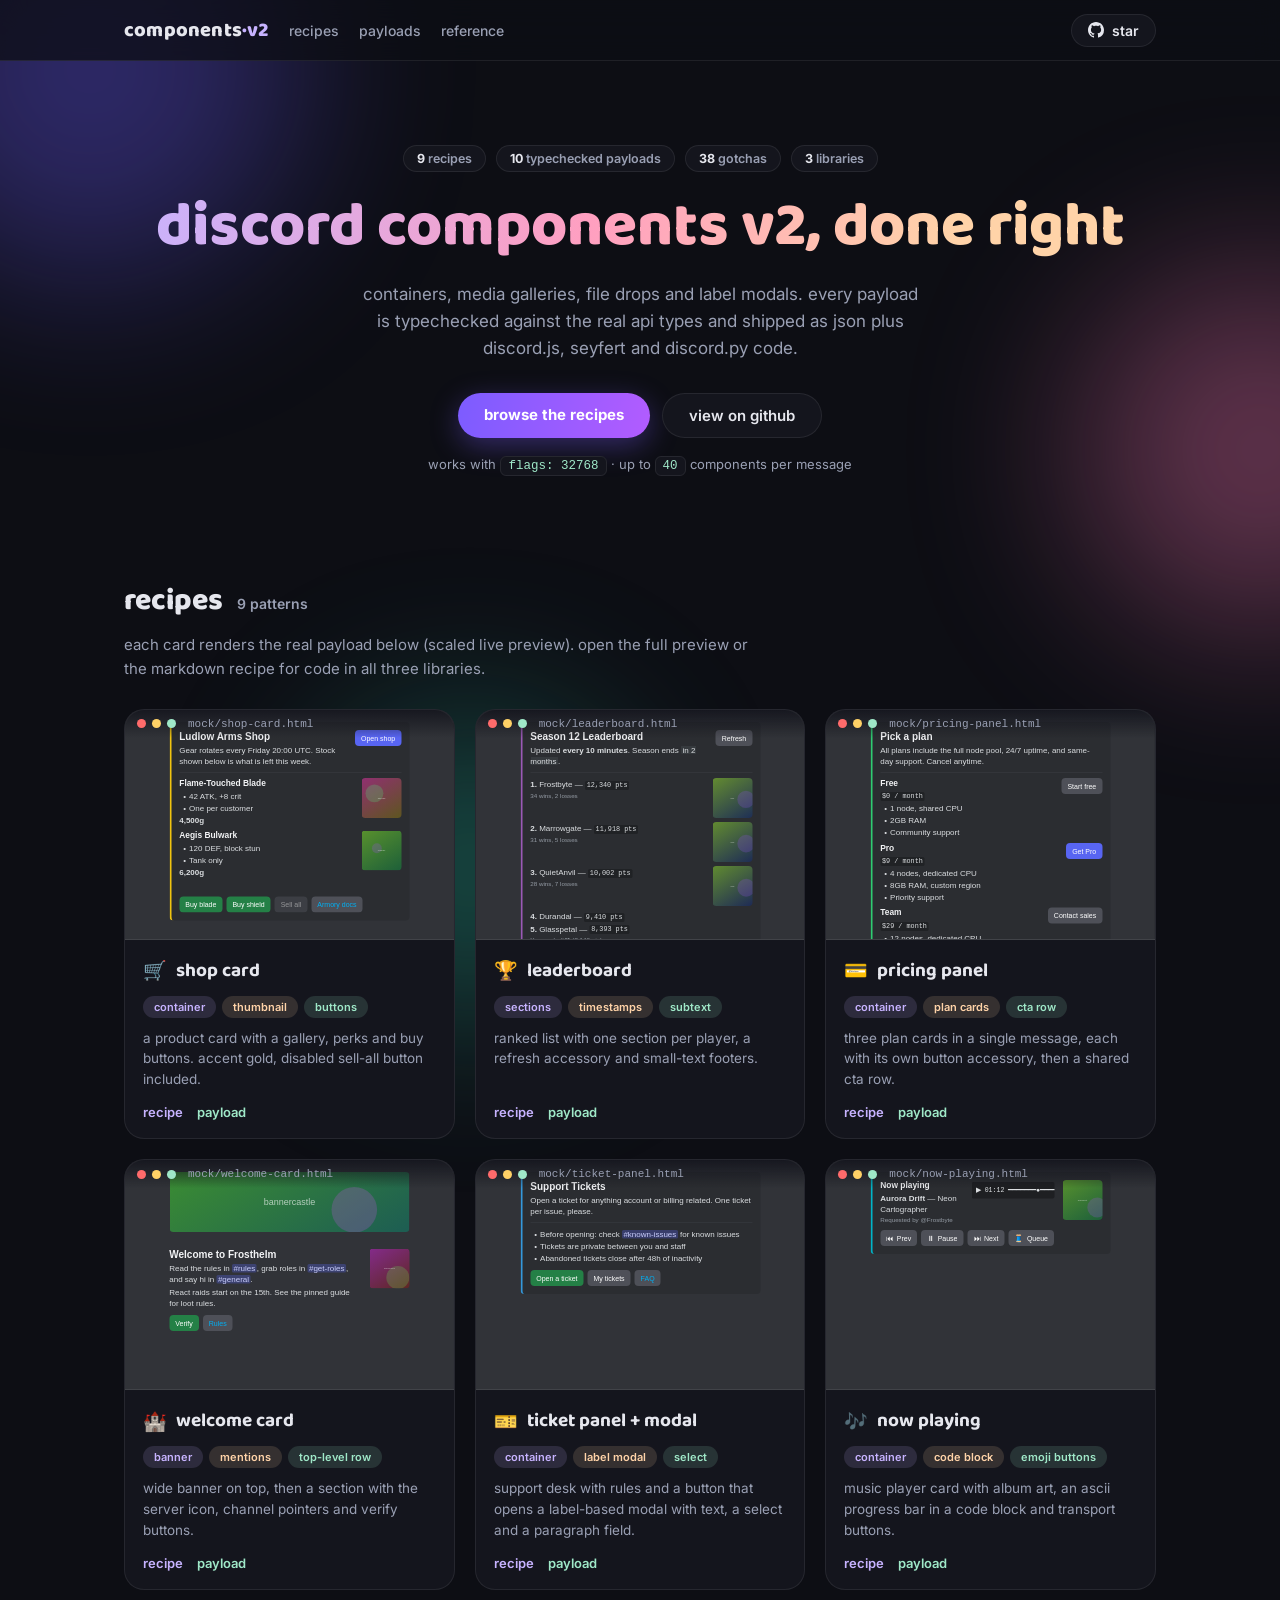
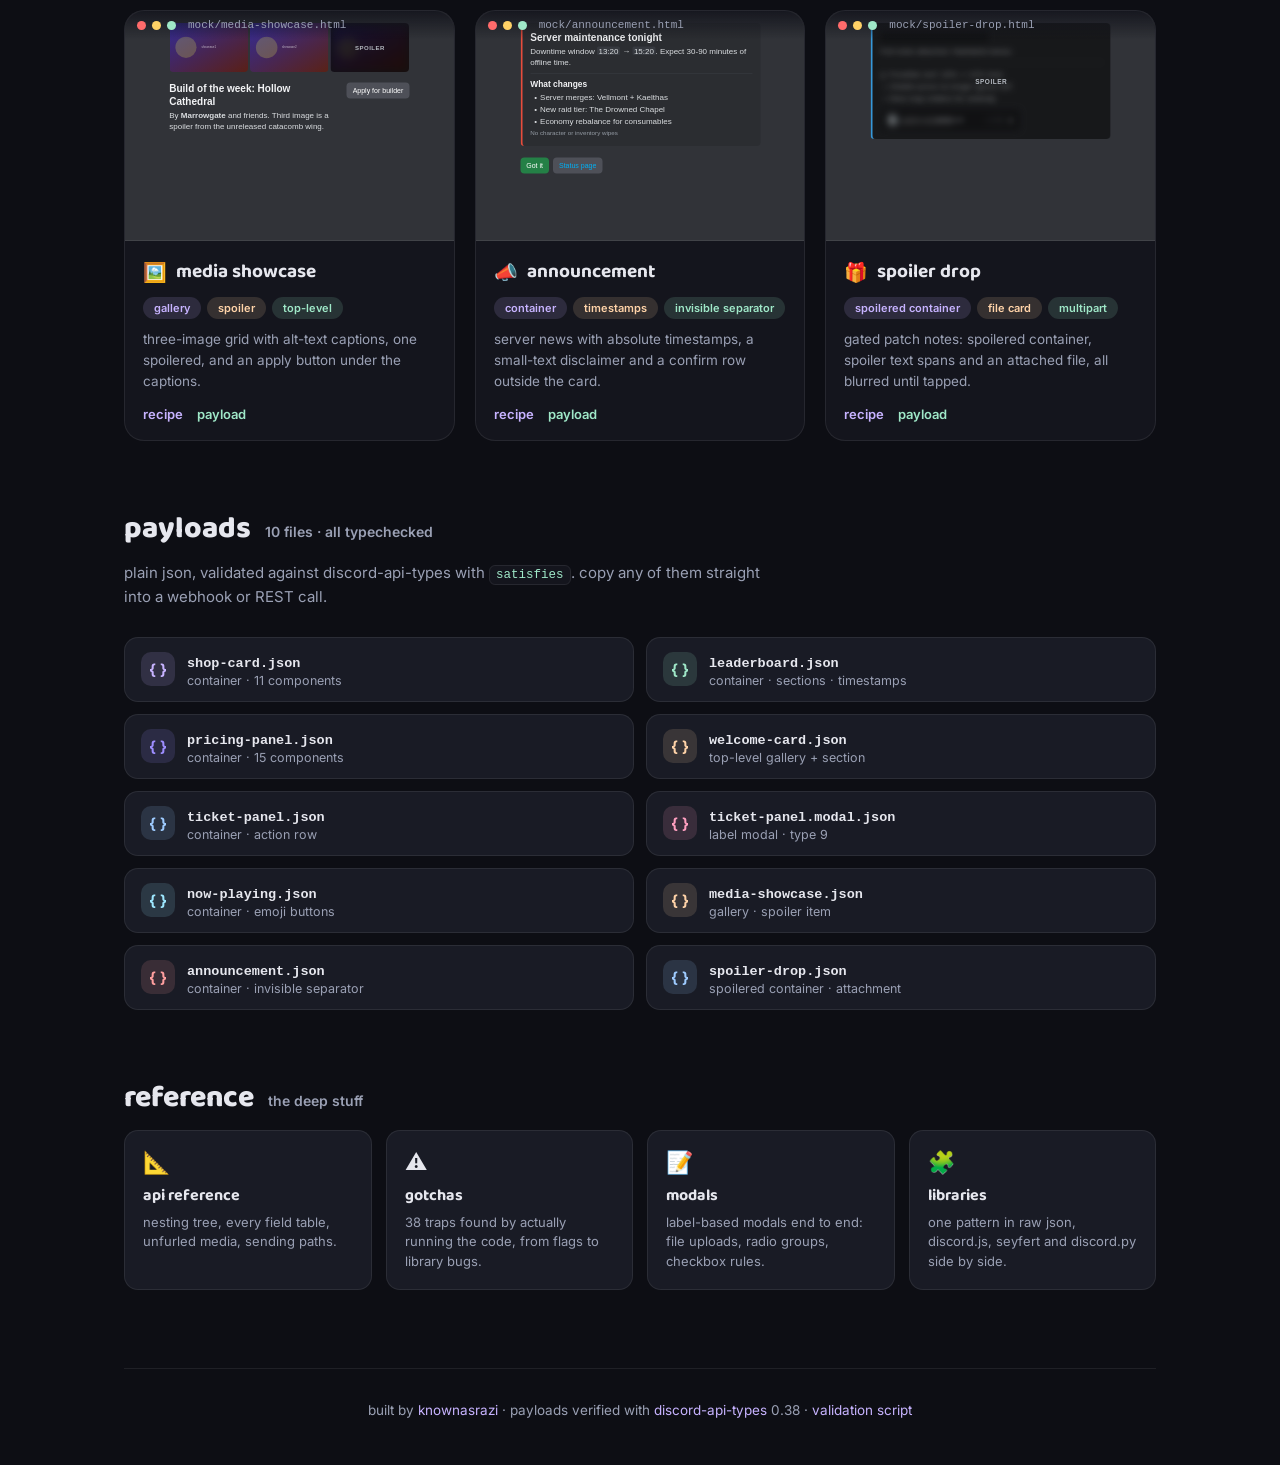
<file: docs/index.html>
<!DOCTYPE html>
<html lang="en">
<head>
<meta charset="utf-8">
<meta name="viewport" content="width=device-width, initial-scale=1">
<title>discord-components-v2</title>
<meta name="description" content="tested payloads and recipes for discord components v2: container cards, media galleries and label modals in discord.js, seyfert and discord.py">
<link rel="preconnect" href="https://fonts.googleapis.com">
<link rel="preconnect" href="https://fonts.gstatic.com" crossorigin>
<link href="https://fonts.googleapis.com/css2?family=Baloo+2:wght@500;700;800&family=Inter:wght@400;500;600&display=swap" rel="stylesheet">
<style>
:root {
  --bg: #0d0e14;
  --panel: #14151d;
  --panel-2: #191b25;
  --line: rgba(255, 255, 255, 0.08);
  --text: #e6e7ee;
  --muted: #9aa0b4;
  --lav: #c7b3ff;
  --mint: #9fe8c8;
  --peach: #ffd3a8;
  --pink: #ff9fc0;
  --blue: #9ecbff;
}
* { margin: 0; padding: 0; box-sizing: border-box; }
html { scroll-behavior: smooth; }
body {
  background: var(--bg);
  color: var(--text);
  font-family: Inter, "Segoe UI", system-ui, sans-serif;
  overflow-x: hidden;
}
h1, h2, h3, .logo { font-family: "Baloo 2", "Segoe UI", system-ui, sans-serif; }

/* floating blobs */
.blob { position: fixed; border-radius: 50%; filter: blur(90px); opacity: 0.35; z-index: 0; pointer-events: none; }
.blob-1 { width: 420px; height: 420px; background: #6b5bff; top: -140px; left: -120px; animation: drift 16s ease-in-out infinite alternate; }
.blob-2 { width: 360px; height: 360px; background: #ff7ab8; top: 30%; right: -160px; animation: drift 20s ease-in-out infinite alternate-reverse; }
.blob-3 { width: 300px; height: 300px; background: #2ec4a5; bottom: -120px; left: 25%; animation: drift 24s ease-in-out infinite alternate; }
@keyframes drift {
  from { transform: translate(0, 0) scale(1); }
  to { transform: translate(50px, 40px) scale(1.12); }
}

.wrap { position: relative; z-index: 1; max-width: 1080px; margin: 0 auto; padding: 0 24px; }

/* nav */
nav {
  position: sticky; top: 0; z-index: 50;
  backdrop-filter: blur(14px);
  background: rgba(13, 14, 20, 0.75);
  border-bottom: 1px solid var(--line);
}
nav .wrap { display: flex; align-items: center; gap: 20px; height: 60px; }
.logo { font-size: 20px; font-weight: 800; letter-spacing: 0.01em; }
.logo .star { color: var(--lav); }
nav a.navlink { color: var(--muted); text-decoration: none; font-size: 14px; font-weight: 500; transition: color 0.15s; }
nav a.navlink:hover { color: var(--text); }
nav .spacer { flex: 1; }
.ghbtn {
  display: inline-flex; align-items: center; gap: 8px;
  border: 1px solid var(--line); border-radius: 999px;
  padding: 7px 16px; font-size: 14px; font-weight: 600;
  color: var(--text); text-decoration: none; background: var(--panel);
  transition: transform 0.15s, border-color 0.15s;
}
.ghbtn:hover { transform: translateY(-1px); border-color: rgba(255, 255, 255, 0.2); }

/* hero */
.hero { padding: 84px 0 48px; text-align: center; }
.badge-row { display: flex; justify-content: center; gap: 10px; flex-wrap: wrap; margin-bottom: 22px; }
.chip {
  font-size: 12.5px; font-weight: 600; color: var(--muted);
  border: 1px solid var(--line); background: var(--panel);
  border-radius: 999px; padding: 5px 13px;
}
.chip b { color: var(--text); }
h1.title {
  font-size: clamp(38px, 6vw, 62px); font-weight: 800; line-height: 1.08;
  background: linear-gradient(100deg, var(--lav), var(--pink) 45%, var(--peach) 80%);
  -webkit-background-clip: text; background-clip: text; color: transparent;
  padding-bottom: 6px;
}
.hero p.sub { color: var(--muted); font-size: 17px; max-width: 560px; margin: 14px auto 30px; line-height: 1.6; }
.hero .cta { display: flex; justify-content: center; gap: 12px; flex-wrap: wrap; }
.btn-main {
  background: linear-gradient(100deg, #7c5cff, #b25cff);
  color: #fff; border: none; border-radius: 999px;
  padding: 12px 26px; font-size: 15px; font-weight: 700; text-decoration: none;
  font-family: inherit; transition: transform 0.15s, box-shadow 0.15s;
  box-shadow: 0 8px 28px rgba(124, 92, 255, 0.35);
}
.btn-main:hover { transform: translateY(-2px); box-shadow: 0 12px 34px rgba(124, 92, 255, 0.45); }
.btn-ghost {
  border: 1px solid var(--line); border-radius: 999px;
  padding: 12px 26px; font-size: 15px; font-weight: 600;
  color: var(--text); text-decoration: none; background: var(--panel);
  transition: transform 0.15s, border-color 0.15s;
}
.btn-ghost:hover { transform: translateY(-2px); border-color: rgba(255, 255, 255, 0.2); }
.hero .mini { margin-top: 18px; color: var(--muted); font-size: 13px; }
.hero .mini code {
  background: var(--panel); border: 1px solid var(--line); border-radius: 6px;
  padding: 2px 7px; font-size: 12.5px; color: var(--mint);
  font-family: Consolas, monospace;
}

/* section headers */
section { padding: 56px 0 8px; }
.sec-head { display: flex; align-items: baseline; gap: 14px; margin-bottom: 8px; }
.sec-head h2 { font-size: 30px; font-weight: 800; }
.sec-head .count { color: var(--muted); font-size: 14px; font-weight: 600; }
.sec-desc { color: var(--muted); font-size: 15px; margin-bottom: 28px; max-width: 640px; line-height: 1.6; }

/* recipe cards */
.grid { display: grid; grid-template-columns: repeat(3, 1fr); gap: 20px; }
@media (max-width: 900px) { .grid { grid-template-columns: repeat(2, 1fr); } }
@media (max-width: 620px) { .grid { grid-template-columns: 1fr; } }
.card {
  background: var(--panel); border: 1px solid var(--line);
  border-radius: 20px; overflow: hidden;
  transition: transform 0.2s, box-shadow 0.2s, border-color 0.2s;
  display: flex; flex-direction: column;
}
.card:hover { transform: translateY(-5px); border-color: rgba(255, 255, 255, 0.16); box-shadow: 0 18px 44px rgba(0, 0, 0, 0.45); }
.preview {
  position: relative; height: 230px; overflow: hidden;
  background: #313338; border-bottom: 1px solid var(--line);
}
.preview iframe {
  width: 200%; height: 200%;
  transform: scale(0.5); transform-origin: 0 0;
  border: 0; pointer-events: none;
}
.preview .chrome {
  position: absolute; top: 0; left: 0; right: 0; z-index: 2;
  display: flex; align-items: center; gap: 6px;
  padding: 8px 12px;
  background: linear-gradient(rgba(20, 21, 29, 0.9), rgba(20, 21, 29, 0));
}
.dot { width: 9px; height: 9px; border-radius: 50%; }
.preview .fname {
  margin-left: 6px; font-size: 11px; color: var(--muted);
  font-family: Consolas, monospace;
}
.preview .open-full {
  position: absolute; right: 10px; bottom: 10px; z-index: 2;
  opacity: 0; transition: opacity 0.15s;
  background: rgba(13, 14, 20, 0.85); border: 1px solid var(--line);
  color: var(--text); font-size: 12px; font-weight: 600;
  border-radius: 999px; padding: 6px 12px; text-decoration: none;
}
.card:hover .open-full { opacity: 1; }
.card .body { padding: 16px 18px 18px; flex: 1; display: flex; flex-direction: column; }
.card .head { display: flex; align-items: center; gap: 9px; }
.card .head .em { font-size: 19px; }
.card h3 { font-size: 19px; font-weight: 700; }
.card .tags { display: flex; gap: 6px; flex-wrap: wrap; margin-top: 10px; }
.tag {
  font-size: 11px; font-weight: 600; border-radius: 999px; padding: 3px 10px;
  border: 1px solid transparent;
}
.card p.desc { color: var(--muted); font-size: 13.5px; line-height: 1.55; margin-top: 10px; }
.card .links { display: flex; gap: 14px; margin-top: auto; padding-top: 14px; }
.card .links a { font-size: 13px; font-weight: 600; text-decoration: none; }
.card .links a.recipe { color: var(--lav); }
.card .links a.json { color: var(--mint); }
.card .links a:hover { text-decoration: underline; }

/* payloads */
.pay-grid { display: grid; grid-template-columns: repeat(2, 1fr); gap: 12px; }
@media (max-width: 700px) { .pay-grid { grid-template-columns: 1fr; } }
.pay {
  display: flex; align-items: center; gap: 12px;
  background: var(--panel-2); border: 1px solid var(--line);
  border-radius: 14px; padding: 13px 16px;
  color: var(--text); text-decoration: none;
  transition: transform 0.15s, border-color 0.15s;
}
.pay:hover { transform: translateY(-2px); border-color: rgba(255, 255, 255, 0.18); }
.pay .ico {
  width: 34px; height: 34px; border-radius: 10px; flex-shrink: 0;
  display: flex; align-items: center; justify-content: center;
  font-size: 15px; font-weight: 700;
}
.pay .nm { font-family: Consolas, monospace; font-size: 13.5px; font-weight: 600; }
.pay .dsc { color: var(--muted); font-size: 12.5px; margin-top: 2px; }

/* reference */
.ref-grid { display: grid; grid-template-columns: repeat(4, 1fr); gap: 14px; }
@media (max-width: 820px) { .ref-grid { grid-template-columns: repeat(2, 1fr); } }
.ref {
  background: var(--panel-2); border: 1px solid var(--line);
  border-radius: 14px; padding: 18px; text-decoration: none; color: var(--text);
  transition: transform 0.15s, border-color 0.15s; display: block;
}
.ref:hover { transform: translateY(-3px); border-color: rgba(255, 255, 255, 0.18); }
.ref .em { font-size: 22px; }
.ref h3 { font-size: 16px; margin-top: 8px; }
.ref p { color: var(--muted); font-size: 13px; margin-top: 5px; line-height: 1.5; }

/* footer */
footer { margin-top: 70px; border-top: 1px solid var(--line); padding: 30px 0 44px; text-align: center; }
footer .fl { color: var(--muted); font-size: 13.5px; line-height: 1.7; }
footer a { color: var(--lav); text-decoration: none; }
footer a:hover { text-decoration: underline; }
</style>
</head>
<body>
<div class="blob blob-1"></div>
<div class="blob blob-2"></div>
<div class="blob blob-3"></div>

<nav>
  <div class="wrap">
    <span class="logo">components<span class="star">·v2</span></span>
    <a class="navlink" href="#recipes">recipes</a>
    <a class="navlink" href="#payloads">payloads</a>
    <a class="navlink" href="#reference">reference</a>
    <span class="spacer"></span>
    <a class="ghbtn" href="https://github.com/knownasrazi/discord-components-v2">
      <svg width="16" height="16" viewBox="0 0 16 16" fill="currentColor"><path d="M8 0C3.58 0 0 3.58 0 8c0 3.54 2.29 6.53 5.47 7.59.4.07.55-.17.55-.38 0-.19-.01-.82-.01-1.49-2.01.37-2.53-.49-2.69-.94-.09-.23-.48-.94-.82-1.13-.28-.15-.68-.52-.01-.53.63-.01 1.08.58 1.23.82.72 1.21 1.87.87 2.33.66.07-.52.28-.87.51-1.07-1.78-.2-3.64-.89-3.64-3.95 0-.87.31-1.59.82-2.15-.08-.2-.36-1.02.08-2.12 0 0 .67-.21 2.2.82.64-.18 1.32-.27 2-.27.68 0 1.36.09 2 .27 1.53-1.04 2.2-.82 2.2-.82.44 1.1.16 1.92.08 2.12.51.56.82 1.27.82 2.15 0 3.07-1.87 3.75-3.65 3.95.29.25.54.73.54 1.48 0 1.07-.01 1.93-.01 2.2 0 .21.15.46.55.38A8.01 8.01 0 0 0 16 8c0-4.42-3.58-8-8-8"/></svg>
      star
    </a>
  </div>
</nav>

<div class="wrap">

  <header class="hero">
    <div class="badge-row">
      <span class="chip"><b>9</b> recipes</span>
      <span class="chip"><b>10</b> typechecked payloads</span>
      <span class="chip"><b>38</b> gotchas</span>
      <span class="chip"><b>3</b> libraries</span>
    </div>
    <h1 class="title">discord components v2, done right</h1>
    <p class="sub">containers, media galleries, file drops and label modals. every payload is typechecked against the real api types and shipped as json plus discord.js, seyfert and discord.py code.</p>
    <div class="cta">
      <a class="btn-main" href="#recipes">browse the recipes</a>
      <a class="btn-ghost" href="https://github.com/knownasrazi/discord-components-v2">view on github</a>
    </div>
    <p class="mini">works with <code>flags: 32768</code> · up to <code>40</code> components per message</p>
  </header>

  <section id="recipes">
    <div class="sec-head"><h2>recipes</h2><span class="count">9 patterns</span></div>
    <p class="sec-desc">each card renders the real payload below (scaled live preview). open the full preview or the markdown recipe for code in all three libraries.</p>
    <div class="grid">

      <div class="card">
        <div class="preview">
          <div class="chrome"><span class="dot" style="background:#ff6b6b"></span><span class="dot" style="background:#ffd166"></span><span class="dot" style="background:#9fe8c8"></span><span class="fname">mock/shop-card.html</span></div>
          <iframe src="mock/shop-card.html" loading="lazy" title="shop card preview"></iframe>
          <a class="open-full" href="mock/shop-card.html" target="_blank">open full</a>
        </div>
        <div class="body">
          <div class="head"><span class="em">🛒</span><h3>shop card</h3></div>
          <div class="tags">
            <span class="tag" style="background:rgba(199,179,255,0.14);color:#c7b3ff">container</span>
            <span class="tag" style="background:rgba(255,211,166,0.14);color:#ffd3a8">thumbnail</span>
            <span class="tag" style="background:rgba(159,232,200,0.14);color:#9fe8c8">buttons</span>
          </div>
          <p class="desc">a product card with a gallery, perks and buy buttons. accent gold, disabled sell-all button included.</p>
          <div class="links"><a class="recipe" href="https://github.com/knownasrazi/discord-components-v2/blob/main/recipes/shop-card.md">recipe</a><a class="json" href="https://github.com/knownasrazi/discord-components-v2/blob/main/payloads/shop-card.json">payload</a></div>
        </div>
      </div>

      <div class="card">
        <div class="preview">
          <div class="chrome"><span class="dot" style="background:#ff6b6b"></span><span class="dot" style="background:#ffd166"></span><span class="dot" style="background:#9fe8c8"></span><span class="fname">mock/leaderboard.html</span></div>
          <iframe src="mock/leaderboard.html" loading="lazy" title="leaderboard preview"></iframe>
          <a class="open-full" href="mock/leaderboard.html" target="_blank">open full</a>
        </div>
        <div class="body">
          <div class="head"><span class="em">🏆</span><h3>leaderboard</h3></div>
          <div class="tags">
            <span class="tag" style="background:rgba(199,179,255,0.14);color:#c7b3ff">sections</span>
            <span class="tag" style="background:rgba(255,211,166,0.14);color:#ffd3a8">timestamps</span>
            <span class="tag" style="background:rgba(159,232,200,0.14);color:#9fe8c8">subtext</span>
          </div>
          <p class="desc">ranked list with one section per player, a refresh accessory and small-text footers.</p>
          <div class="links"><a class="recipe" href="https://github.com/knownasrazi/discord-components-v2/blob/main/recipes/leaderboard.md">recipe</a><a class="json" href="https://github.com/knownasrazi/discord-components-v2/blob/main/payloads/leaderboard.json">payload</a></div>
        </div>
      </div>

      <div class="card">
        <div class="preview">
          <div class="chrome"><span class="dot" style="background:#ff6b6b"></span><span class="dot" style="background:#ffd166"></span><span class="dot" style="background:#9fe8c8"></span><span class="fname">mock/pricing-panel.html</span></div>
          <iframe src="mock/pricing-panel.html" loading="lazy" title="pricing panel preview"></iframe>
          <a class="open-full" href="mock/pricing-panel.html" target="_blank">open full</a>
        </div>
        <div class="body">
          <div class="head"><span class="em">💳</span><h3>pricing panel</h3></div>
          <div class="tags">
            <span class="tag" style="background:rgba(199,179,255,0.14);color:#c7b3ff">container</span>
            <span class="tag" style="background:rgba(255,211,166,0.14);color:#ffd3a8">plan cards</span>
            <span class="tag" style="background:rgba(159,232,200,0.14);color:#9fe8c8">cta row</span>
          </div>
          <p class="desc">three plan cards in a single message, each with its own button accessory, then a shared cta row.</p>
          <div class="links"><a class="recipe" href="https://github.com/knownasrazi/discord-components-v2/blob/main/recipes/pricing-panel.md">recipe</a><a class="json" href="https://github.com/knownasrazi/discord-components-v2/blob/main/payloads/pricing-panel.json">payload</a></div>
        </div>
      </div>

      <div class="card">
        <div class="preview">
          <div class="chrome"><span class="dot" style="background:#ff6b6b"></span><span class="dot" style="background:#ffd166"></span><span class="dot" style="background:#9fe8c8"></span><span class="fname">mock/welcome-card.html</span></div>
          <iframe src="mock/welcome-card.html" loading="lazy" title="welcome card preview"></iframe>
          <a class="open-full" href="mock/welcome-card.html" target="_blank">open full</a>
        </div>
        <div class="body">
          <div class="head"><span class="em">🏰</span><h3>welcome card</h3></div>
          <div class="tags">
            <span class="tag" style="background:rgba(199,179,255,0.14);color:#c7b3ff">banner</span>
            <span class="tag" style="background:rgba(255,211,166,0.14);color:#ffd3a8">mentions</span>
            <span class="tag" style="background:rgba(159,232,200,0.14);color:#9fe8c8">top-level row</span>
          </div>
          <p class="desc">wide banner on top, then a section with the server icon, channel pointers and verify buttons.</p>
          <div class="links"><a class="recipe" href="https://github.com/knownasrazi/discord-components-v2/blob/main/recipes/welcome-card.md">recipe</a><a class="json" href="https://github.com/knownasrazi/discord-components-v2/blob/main/payloads/welcome-card.json">payload</a></div>
        </div>
      </div>

      <div class="card">
        <div class="preview">
          <div class="chrome"><span class="dot" style="background:#ff6b6b"></span><span class="dot" style="background:#ffd166"></span><span class="dot" style="background:#9fe8c8"></span><span class="fname">mock/ticket-panel.html</span></div>
          <iframe src="mock/ticket-panel.html" loading="lazy" title="ticket panel preview"></iframe>
          <a class="open-full" href="mock/ticket-panel.html" target="_blank">open full</a>
        </div>
        <div class="body">
          <div class="head"><span class="em">🎫</span><h3>ticket panel + modal</h3></div>
          <div class="tags">
            <span class="tag" style="background:rgba(199,179,255,0.14);color:#c7b3ff">container</span>
            <span class="tag" style="background:rgba(255,211,166,0.14);color:#ffd3a8">label modal</span>
            <span class="tag" style="background:rgba(159,232,200,0.14);color:#9fe8c8">select</span>
          </div>
          <p class="desc">support desk with rules and a button that opens a label-based modal with text, a select and a paragraph field.</p>
          <div class="links"><a class="recipe" href="https://github.com/knownasrazi/discord-components-v2/blob/main/recipes/ticket-panel.md">recipe</a><a class="json" href="https://github.com/knownasrazi/discord-components-v2/blob/main/payloads/ticket-panel.json">payload</a></div>
        </div>
      </div>

      <div class="card">
        <div class="preview">
          <div class="chrome"><span class="dot" style="background:#ff6b6b"></span><span class="dot" style="background:#ffd166"></span><span class="dot" style="background:#9fe8c8"></span><span class="fname">mock/now-playing.html</span></div>
          <iframe src="mock/now-playing.html" loading="lazy" title="now playing preview"></iframe>
          <a class="open-full" href="mock/now-playing.html" target="_blank">open full</a>
        </div>
        <div class="body">
          <div class="head"><span class="em">🎶</span><h3>now playing</h3></div>
          <div class="tags">
            <span class="tag" style="background:rgba(199,179,255,0.14);color:#c7b3ff">container</span>
            <span class="tag" style="background:rgba(255,211,166,0.14);color:#ffd3a8">code block</span>
            <span class="tag" style="background:rgba(159,232,200,0.14);color:#9fe8c8">emoji buttons</span>
          </div>
          <p class="desc">music player card with album art, an ascii progress bar in a code block and transport buttons.</p>
          <div class="links"><a class="recipe" href="https://github.com/knownasrazi/discord-components-v2/blob/main/recipes/now-playing.md">recipe</a><a class="json" href="https://github.com/knownasrazi/discord-components-v2/blob/main/payloads/now-playing.json">payload</a></div>
        </div>
      </div>

      <div class="card">
        <div class="preview">
          <div class="chrome"><span class="dot" style="background:#ff6b6b"></span><span class="dot" style="background:#ffd166"></span><span class="dot" style="background:#9fe8c8"></span><span class="fname">mock/media-showcase.html</span></div>
          <iframe src="mock/media-showcase.html" loading="lazy" title="media showcase preview"></iframe>
          <a class="open-full" href="mock/media-showcase.html" target="_blank">open full</a>
        </div>
        <div class="body">
          <div class="head"><span class="em">🖼️</span><h3>media showcase</h3></div>
          <div class="tags">
            <span class="tag" style="background:rgba(199,179,255,0.14);color:#c7b3ff">gallery</span>
            <span class="tag" style="background:rgba(255,211,166,0.14);color:#ffd3a8">spoiler</span>
            <span class="tag" style="background:rgba(159,232,200,0.14);color:#9fe8c8">top-level</span>
          </div>
          <p class="desc">three-image grid with alt-text captions, one spoilered, and an apply button under the captions.</p>
          <div class="links"><a class="recipe" href="https://github.com/knownasrazi/discord-components-v2/blob/main/recipes/media-showcase.md">recipe</a><a class="json" href="https://github.com/knownasrazi/discord-components-v2/blob/main/payloads/media-showcase.json">payload</a></div>
        </div>
      </div>

      <div class="card">
        <div class="preview">
          <div class="chrome"><span class="dot" style="background:#ff6b6b"></span><span class="dot" style="background:#ffd166"></span><span class="dot" style="background:#9fe8c8"></span><span class="fname">mock/announcement.html</span></div>
          <iframe src="mock/announcement.html" loading="lazy" title="announcement preview"></iframe>
          <a class="open-full" href="mock/announcement.html" target="_blank">open full</a>
        </div>
        <div class="body">
          <div class="head"><span class="em">📣</span><h3>announcement</h3></div>
          <div class="tags">
            <span class="tag" style="background:rgba(199,179,255,0.14);color:#c7b3ff">container</span>
            <span class="tag" style="background:rgba(255,211,166,0.14);color:#ffd3a8">timestamps</span>
            <span class="tag" style="background:rgba(159,232,200,0.14);color:#9fe8c8">invisible separator</span>
          </div>
          <p class="desc">server news with absolute timestamps, a small-text disclaimer and a confirm row outside the card.</p>
          <div class="links"><a class="recipe" href="https://github.com/knownasrazi/discord-components-v2/blob/main/recipes/announcement.md">recipe</a><a class="json" href="https://github.com/knownasrazi/discord-components-v2/blob/main/payloads/announcement.json">payload</a></div>
        </div>
      </div>

      <div class="card">
        <div class="preview">
          <div class="chrome"><span class="dot" style="background:#ff6b6b"></span><span class="dot" style="background:#ffd166"></span><span class="dot" style="background:#9fe8c8"></span><span class="fname">mock/spoiler-drop.html</span></div>
          <iframe src="mock/spoiler-drop.html" loading="lazy" title="spoiler drop preview"></iframe>
          <a class="open-full" href="mock/spoiler-drop.html" target="_blank">open full</a>
        </div>
        <div class="body">
          <div class="head"><span class="em">🎁</span><h3>spoiler drop</h3></div>
          <div class="tags">
            <span class="tag" style="background:rgba(199,179,255,0.14);color:#c7b3ff">spoilered container</span>
            <span class="tag" style="background:rgba(255,211,166,0.14);color:#ffd3a8">file card</span>
            <span class="tag" style="background:rgba(159,232,200,0.14);color:#9fe8c8">multipart</span>
          </div>
          <p class="desc">gated patch notes: spoilered container, spoiler text spans and an attached file, all blurred until tapped.</p>
          <div class="links"><a class="recipe" href="https://github.com/knownasrazi/discord-components-v2/blob/main/recipes/spoiler-drop.md">recipe</a><a class="json" href="https://github.com/knownasrazi/discord-components-v2/blob/main/payloads/spoiler-drop.json">payload</a></div>
        </div>
      </div>

    </div>
  </section>

  <section id="payloads">
    <div class="sec-head"><h2>payloads</h2><span class="count">10 files · all typechecked</span></div>
    <p class="sec-desc">plain json, validated against discord-api-types with <code style="background:var(--panel);border:1px solid var(--line);border-radius:6px;padding:2px 6px;font-size:12.5px;color:var(--mint)">satisfies</code>. copy any of them straight into a webhook or REST call.</p>
    <div class="pay-grid">
      <a class="pay" href="https://github.com/knownasrazi/discord-components-v2/blob/main/payloads/shop-card.json"><span class="ico" style="background:rgba(199,179,255,0.14);color:#c7b3ff">{ }</span><span><span class="nm">shop-card.json</span><div class="dsc">container · 11 components</div></span></a>
      <a class="pay" href="https://github.com/knownasrazi/discord-components-v2/blob/main/payloads/leaderboard.json"><span class="ico" style="background:rgba(159,232,200,0.14);color:#9fe8c8">{ }</span><span><span class="nm">leaderboard.json</span><div class="dsc">container · sections · timestamps</div></span></a>
      <a class="pay" href="https://github.com/knownasrazi/discord-components-v2/blob/main/payloads/pricing-panel.json"><span class="ico" style="background:rgba(159,142,255,0.14);color:#9e8eff">{ }</span><span><span class="nm">pricing-panel.json</span><div class="dsc">container · 15 components</div></span></a>
      <a class="pay" href="https://github.com/knownasrazi/discord-components-v2/blob/main/payloads/welcome-card.json"><span class="ico" style="background:rgba(255,211,166,0.14);color:#ffd3a8">{ }</span><span><span class="nm">welcome-card.json</span><div class="dsc">top-level gallery + section</div></span></a>
      <a class="pay" href="https://github.com/knownasrazi/discord-components-v2/blob/main/payloads/ticket-panel.json"><span class="ico" style="background:rgba(158,203,255,0.14);color:#9ecbff">{ }</span><span><span class="nm">ticket-panel.json</span><div class="dsc">container · action row</div></span></a>
      <a class="pay" href="https://github.com/knownasrazi/discord-components-v2/blob/main/payloads/ticket-panel.modal.json"><span class="ico" style="background:rgba(255,159,192,0.14);color:#ff9fc0">{ }</span><span><span class="nm">ticket-panel.modal.json</span><div class="dsc">label modal · type 9</div></span></a>
      <a class="pay" href="https://github.com/knownasrazi/discord-components-v2/blob/main/payloads/now-playing.json"><span class="ico" style="background:rgba(158,232,255,0.14);color:#9ee8ff">{ }</span><span><span class="nm">now-playing.json</span><div class="dsc">container · emoji buttons</div></span></a>
      <a class="pay" href="https://github.com/knownasrazi/discord-components-v2/blob/main/payloads/media-showcase.json"><span class="ico" style="background:rgba(255,211,166,0.14);color:#ffd3a8">{ }</span><span><span class="nm">media-showcase.json</span><div class="dsc">gallery · spoiler item</div></span></a>
      <a class="pay" href="https://github.com/knownasrazi/discord-components-v2/blob/main/payloads/announcement.json"><span class="ico" style="background:rgba(255,159,159,0.14);color:#ff9f9f">{ }</span><span><span class="nm">announcement.json</span><div class="dsc">container · invisible separator</div></span></a>
      <a class="pay" href="https://github.com/knownasrazi/discord-components-v2/blob/main/payloads/spoiler-drop.json"><span class="ico" style="background:rgba(158,203,255,0.14);color:#9ecbff">{ }</span><span><span class="nm">spoiler-drop.json</span><div class="dsc">spoilered container · attachment</div></span></a>
    </div>
  </section>

  <section id="reference">
    <div class="sec-head"><h2>reference</h2><span class="count">the deep stuff</span></div>
    <div class="ref-grid">
      <a class="ref" href="https://github.com/knownasrazi/discord-components-v2/blob/main/references/api-reference.md"><span class="em">📐</span><h3>api reference</h3><p>nesting tree, every field table, unfurled media, sending paths.</p></a>
      <a class="ref" href="https://github.com/knownasrazi/discord-components-v2/blob/main/references/gotchas.md"><span class="em">⚠️</span><h3>gotchas</h3><p>38 traps found by actually running the code, from flags to library bugs.</p></a>
      <a class="ref" href="https://github.com/knownasrazi/discord-components-v2/blob/main/references/modals.md"><span class="em">📝</span><h3>modals</h3><p>label-based modals end to end: file uploads, radio groups, checkbox rules.</p></a>
      <a class="ref" href="https://github.com/knownasrazi/discord-components-v2/blob/main/references/libraries.md"><span class="em">🧩</span><h3>libraries</h3><p>one pattern in raw json, discord.js, seyfert and discord.py side by side.</p></a>
    </div>
  </section>

  <footer>
    <p class="fl">
      built by <a href="https://github.com/knownasrazi">knownasrazi</a> · payloads verified with
      <a href="https://github.com/discordjs/discord-api-types">discord-api-types</a> 0.38 ·
      <a href="https://github.com/knownasrazi/discord-components-v2/blob/main/scripts/validate-payloads.mjs">validation script</a>
    </p>
  </footer>

</div>
</body>
</html>
</file>
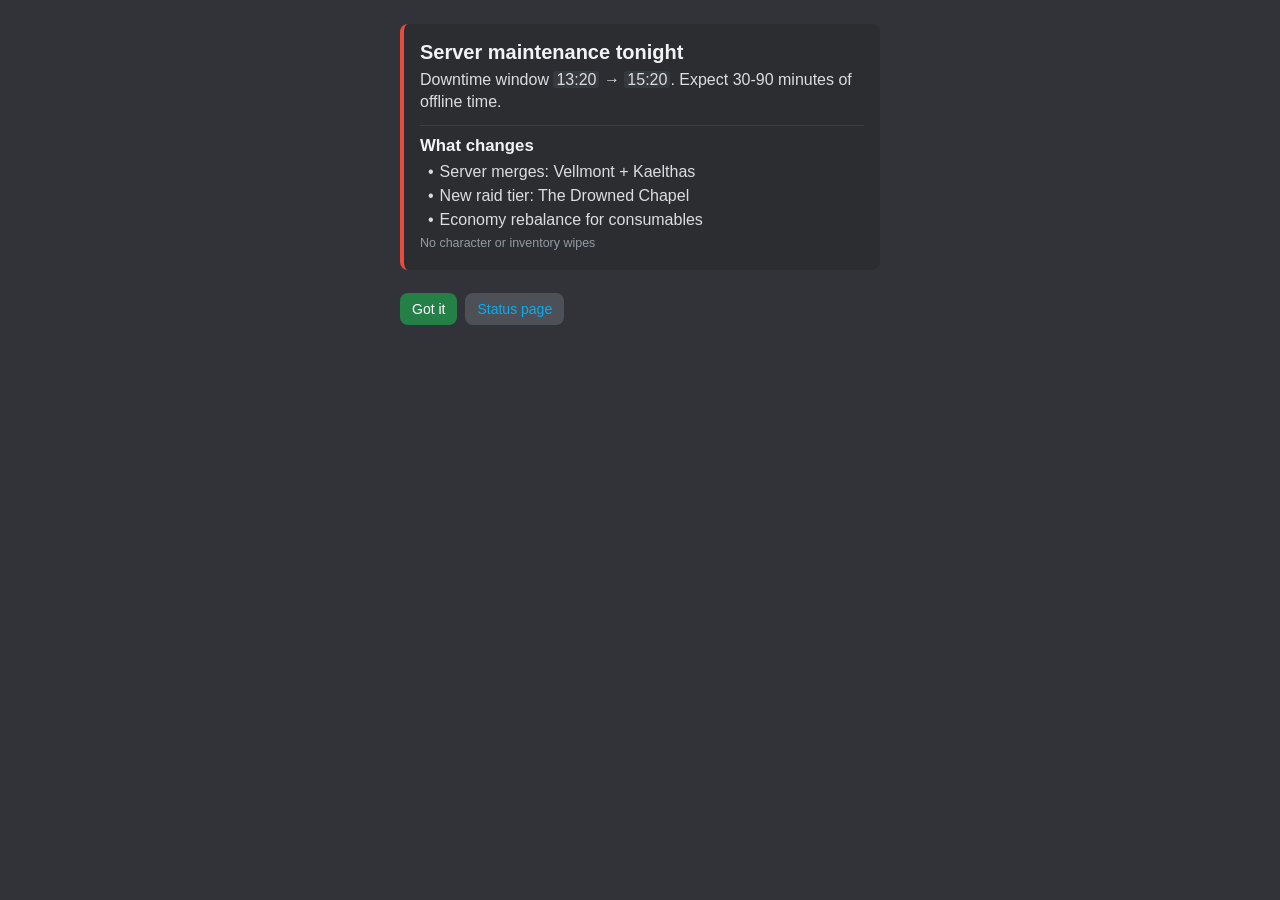
<file: docs/mock/announcement.html>
<!DOCTYPE html>
<html lang="en">
<head>
<meta charset="utf-8">
<link rel="stylesheet" href="style.css">
<title>Announcement</title>
</head>
<body>
<div class="chat">
  <div class="message">
<div class="container" style="--accent:#e74c3c"><div class="text-display"><h2>Server maintenance tonight</h2><p>Downtime window <span class="ts">13:20</span> → <span class="ts">15:20</span>. Expect 30-90 minutes of offline time.</p></div><div class="separator"></div><div class="text-display"><h3>What changes</h3><p class="li">Server merges: Vellmont + Kaelthas</p><p class="li">New raid tier: The Drowned Chapel</p><p class="li">Economy rebalance for consumables</p><p class="blank"></p><p class="small">No character or inventory wipes</p></div></div><div class="separator invisible"></div><div class="action-row"><button class="btn success"><span>Got it</span></button><button class="btn link"><span>Status page</span></button></div>
  </div>
</div>
</body>
</html>
</file>
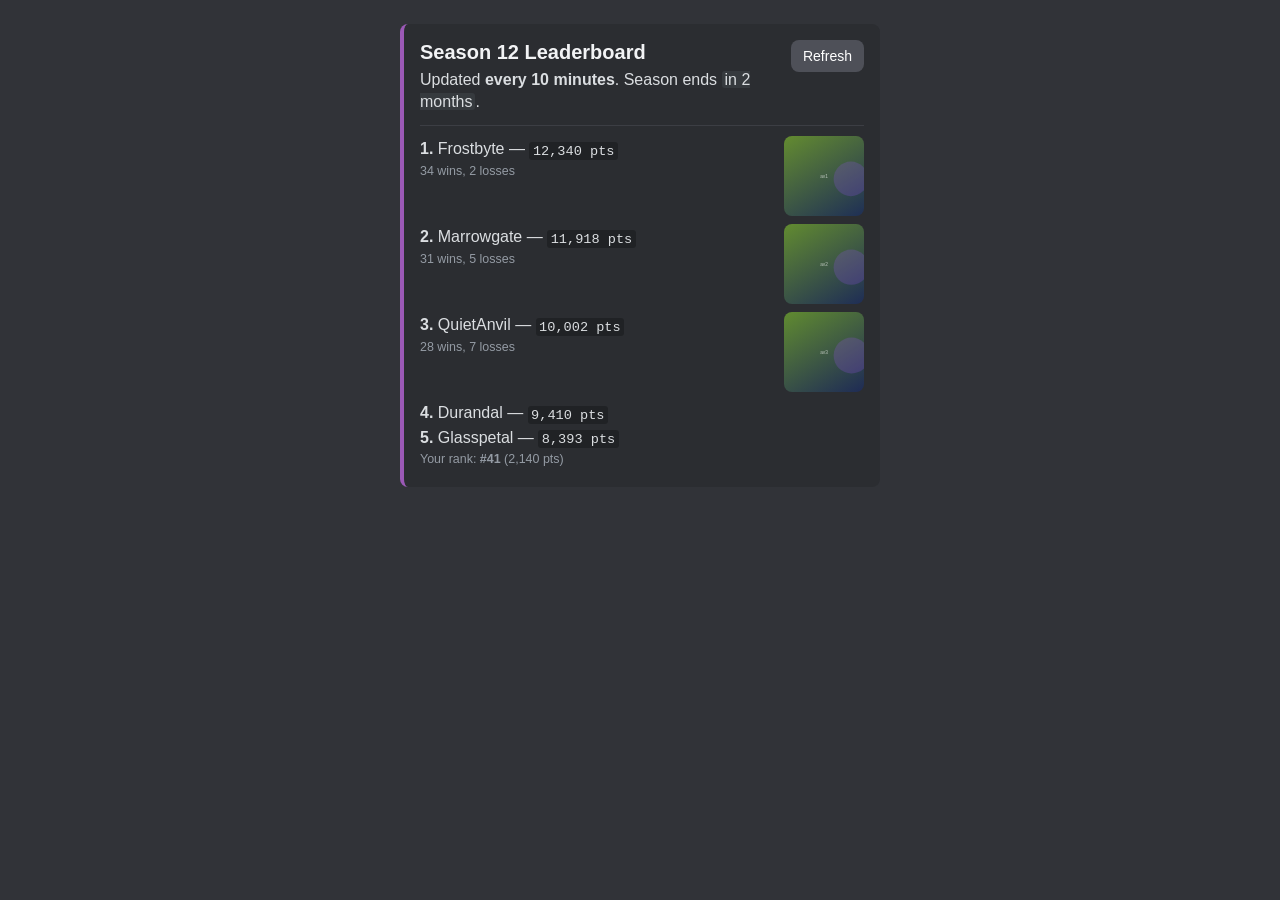
<file: docs/mock/leaderboard.html>
<!DOCTYPE html>
<html lang="en">
<head>
<meta charset="utf-8">
<link rel="stylesheet" href="style.css">
<title>Leaderboard</title>
</head>
<body>
<div class="chat">
  <div class="message">
<div class="container" style="--accent:#9b59b6"><div class="section"><div class="text-display"><h2>Season 12 Leaderboard</h2><p>Updated <strong>every 10 minutes</strong>. Season ends <span class="ts">in 2 months</span>.</p></div><button class="btn secondary"><span>Refresh</span></button></div><div class="separator"></div><div class="section"><div class="text-display"><p><strong>1.</strong> Frostbyte — <code>12,340 pts</code></p><p class="small">34 wins, 2 losses</p></div><img class="thumb" src="data:image/svg+xml;utf8,%3Csvg%20xmlns%3D%22http%3A%2F%2Fwww.w3.org%2F2000%2Fsvg%22%20width%3D%22400%22%20height%3D%22250%22%3E%3Cdefs%3E%3ClinearGradient%20id%3D%22g%22%20x1%3D%220%22%20y1%3D%220%22%20x2%3D%221%22%20y2%3D%221%22%3E%3Cstop%20offset%3D%220%22%20stop-color%3D%22hsl(84%2C55%25%2C38%25)%22%2F%3E%3Cstop%20offset%3D%221%22%20stop-color%3D%22hsl(228%2C60%25%2C22%25)%22%2F%3E%3C%2FlinearGradient%3E%3C%2Fdefs%3E%3Crect%20width%3D%22400%22%20height%3D%22250%22%20fill%3D%22url(%23g)%22%2F%3E%3Ccircle%20cx%3D%22284%22%20cy%3D%22134%22%20r%3D%2254%22%20fill%3D%22hsl(264%2C70%25%2C60%25%2C0.25)%22%2F%3E%3Ctext%20x%3D%22200%22%20y%3D%22130%22%20text-anchor%3D%22middle%22%20font-family%3D%22Segoe%20UI%2C%20sans-serif%22%20font-size%3D%2215%22%20fill%3D%22rgba(255%2C255%2C255%2C0.65)%22%3Eav1%3C%2Ftext%3E%3C%2Fsvg%3E" alt=""></div><div class="section"><div class="text-display"><p><strong>2.</strong> Marrowgate — <code>11,918 pts</code></p><p class="small">31 wins, 5 losses</p></div><img class="thumb" src="data:image/svg+xml;utf8,%3Csvg%20xmlns%3D%22http%3A%2F%2Fwww.w3.org%2F2000%2Fsvg%22%20width%3D%22400%22%20height%3D%22250%22%3E%3Cdefs%3E%3ClinearGradient%20id%3D%22g%22%20x1%3D%220%22%20y1%3D%220%22%20x2%3D%221%22%20y2%3D%221%22%3E%3Cstop%20offset%3D%220%22%20stop-color%3D%22hsl(85%2C55%25%2C38%25)%22%2F%3E%3Cstop%20offset%3D%221%22%20stop-color%3D%22hsl(230%2C60%25%2C22%25)%22%2F%3E%3C%2FlinearGradient%3E%3C%2Fdefs%3E%3Crect%20width%3D%22400%22%20height%3D%22250%22%20fill%3D%22url(%23g)%22%2F%3E%3Ccircle%20cx%3D%22285%22%20cy%3D%22135%22%20r%3D%2255%22%20fill%3D%22hsl(265%2C70%25%2C60%25%2C0.25)%22%2F%3E%3Ctext%20x%3D%22200%22%20y%3D%22130%22%20text-anchor%3D%22middle%22%20font-family%3D%22Segoe%20UI%2C%20sans-serif%22%20font-size%3D%2215%22%20fill%3D%22rgba(255%2C255%2C255%2C0.65)%22%3Eav2%3C%2Ftext%3E%3C%2Fsvg%3E" alt=""></div><div class="section"><div class="text-display"><p><strong>3.</strong> QuietAnvil — <code>10,002 pts</code></p><p class="small">28 wins, 7 losses</p></div><img class="thumb" src="data:image/svg+xml;utf8,%3Csvg%20xmlns%3D%22http%3A%2F%2Fwww.w3.org%2F2000%2Fsvg%22%20width%3D%22400%22%20height%3D%22250%22%3E%3Cdefs%3E%3ClinearGradient%20id%3D%22g%22%20x1%3D%220%22%20y1%3D%220%22%20x2%3D%221%22%20y2%3D%221%22%3E%3Cstop%20offset%3D%220%22%20stop-color%3D%22hsl(86%2C55%25%2C38%25)%22%2F%3E%3Cstop%20offset%3D%221%22%20stop-color%3D%22hsl(232%2C60%25%2C22%25)%22%2F%3E%3C%2FlinearGradient%3E%3C%2Fdefs%3E%3Crect%20width%3D%22400%22%20height%3D%22250%22%20fill%3D%22url(%23g)%22%2F%3E%3Ccircle%20cx%3D%22286%22%20cy%3D%22136%22%20r%3D%2256%22%20fill%3D%22hsl(266%2C70%25%2C60%25%2C0.25)%22%2F%3E%3Ctext%20x%3D%22200%22%20y%3D%22130%22%20text-anchor%3D%22middle%22%20font-family%3D%22Segoe%20UI%2C%20sans-serif%22%20font-size%3D%2215%22%20fill%3D%22rgba(255%2C255%2C255%2C0.65)%22%3Eav3%3C%2Ftext%3E%3C%2Fsvg%3E" alt=""></div><div class="text-display"><p><strong>4.</strong> Durandal — <code>9,410 pts</code></p><p><strong>5.</strong> Glasspetal — <code>8,393 pts</code></p><p class="small">Your rank: <strong>#41</strong> (2,140 pts)</p></div></div>
  </div>
</div>
</body>
</html>
</file>
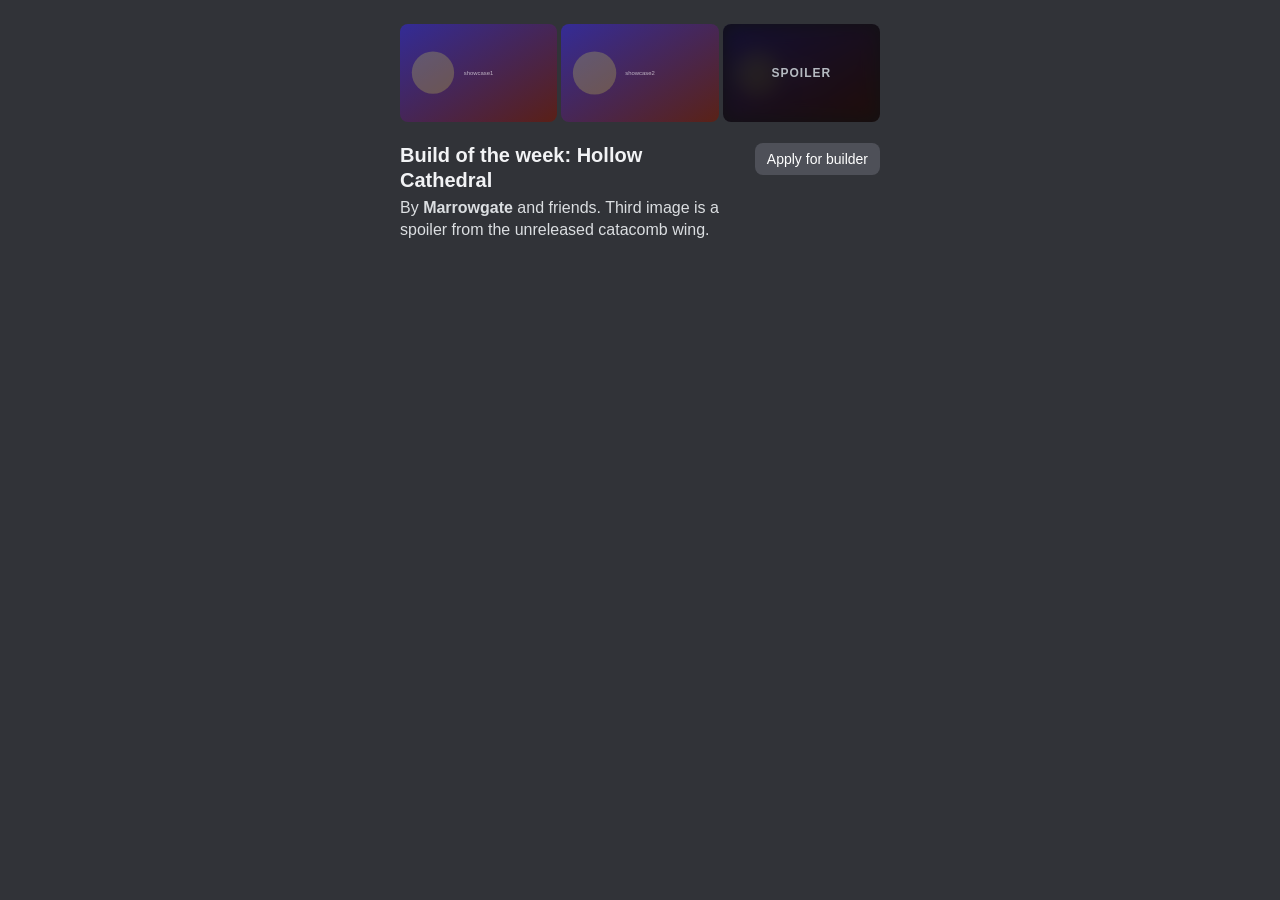
<file: docs/mock/media-showcase.html>
<!DOCTYPE html>
<html lang="en">
<head>
<meta charset="utf-8">
<link rel="stylesheet" href="style.css">
<title>Media showcase</title>
</head>
<body>
<div class="chat">
  <div class="message">
<div class="media-gallery cols-3"><div class="mg-item" title="Cathedral plaza build, night cycle"><img src="data:image/svg+xml;utf8,%3Csvg%20xmlns%3D%22http%3A%2F%2Fwww.w3.org%2F2000%2Fsvg%22%20width%3D%22400%22%20height%3D%22250%22%3E%3Cdefs%3E%3ClinearGradient%20id%3D%22g%22%20x1%3D%220%22%20y1%3D%220%22%20x2%3D%221%22%20y2%3D%221%22%3E%3Cstop%20offset%3D%220%22%20stop-color%3D%22hsl(244%2C55%25%2C38%25)%22%2F%3E%3Cstop%20offset%3D%221%22%20stop-color%3D%22hsl(8%2C60%25%2C22%25)%22%2F%3E%3C%2FlinearGradient%3E%3C%2Fdefs%3E%3Crect%20width%3D%22400%22%20height%3D%22250%22%20fill%3D%22url(%23g)%22%2F%3E%3Ccircle%20cx%3D%2284%22%20cy%3D%22124%22%20r%3D%2254%22%20fill%3D%22hsl(64%2C70%25%2C60%25%2C0.25)%22%2F%3E%3Ctext%20x%3D%22200%22%20y%3D%22130%22%20text-anchor%3D%22middle%22%20font-family%3D%22Segoe%20UI%2C%20sans-serif%22%20font-size%3D%2215%22%20fill%3D%22rgba(255%2C255%2C255%2C0.65)%22%3Eshowcase1%3C%2Ftext%3E%3C%2Fsvg%3E" style="aspect-ratio:800/500" alt=""></div><div class="mg-item" title="Cathedral interior, chandelier view"><img src="data:image/svg+xml;utf8,%3Csvg%20xmlns%3D%22http%3A%2F%2Fwww.w3.org%2F2000%2Fsvg%22%20width%3D%22400%22%20height%3D%22250%22%3E%3Cdefs%3E%3ClinearGradient%20id%3D%22g%22%20x1%3D%220%22%20y1%3D%220%22%20x2%3D%221%22%20y2%3D%221%22%3E%3Cstop%20offset%3D%220%22%20stop-color%3D%22hsl(245%2C55%25%2C38%25)%22%2F%3E%3Cstop%20offset%3D%221%22%20stop-color%3D%22hsl(10%2C60%25%2C22%25)%22%2F%3E%3C%2FlinearGradient%3E%3C%2Fdefs%3E%3Crect%20width%3D%22400%22%20height%3D%22250%22%20fill%3D%22url(%23g)%22%2F%3E%3Ccircle%20cx%3D%2285%22%20cy%3D%22125%22%20r%3D%2255%22%20fill%3D%22hsl(65%2C70%25%2C60%25%2C0.25)%22%2F%3E%3Ctext%20x%3D%22200%22%20y%3D%22130%22%20text-anchor%3D%22middle%22%20font-family%3D%22Segoe%20UI%2C%20sans-serif%22%20font-size%3D%2215%22%20fill%3D%22rgba(255%2C255%2C255%2C0.65)%22%3Eshowcase2%3C%2Ftext%3E%3C%2Fsvg%3E" style="aspect-ratio:800/500" alt=""></div><div class="mg-item spoiler" title="Unreleased catacomb wing (spoiler)"><img src="data:image/svg+xml;utf8,%3Csvg%20xmlns%3D%22http%3A%2F%2Fwww.w3.org%2F2000%2Fsvg%22%20width%3D%22400%22%20height%3D%22250%22%3E%3Cdefs%3E%3ClinearGradient%20id%3D%22g%22%20x1%3D%220%22%20y1%3D%220%22%20x2%3D%221%22%20y2%3D%221%22%3E%3Cstop%20offset%3D%220%22%20stop-color%3D%22hsl(246%2C55%25%2C38%25)%22%2F%3E%3Cstop%20offset%3D%221%22%20stop-color%3D%22hsl(12%2C60%25%2C22%25)%22%2F%3E%3C%2FlinearGradient%3E%3C%2Fdefs%3E%3Crect%20width%3D%22400%22%20height%3D%22250%22%20fill%3D%22url(%23g)%22%2F%3E%3Ccircle%20cx%3D%2286%22%20cy%3D%22126%22%20r%3D%2256%22%20fill%3D%22hsl(66%2C70%25%2C60%25%2C0.25)%22%2F%3E%3Ctext%20x%3D%22200%22%20y%3D%22130%22%20text-anchor%3D%22middle%22%20font-family%3D%22Segoe%20UI%2C%20sans-serif%22%20font-size%3D%2215%22%20fill%3D%22rgba(255%2C255%2C255%2C0.65)%22%3Eshowcase3%3C%2Ftext%3E%3C%2Fsvg%3E" style="aspect-ratio:800/500" alt=""></div></div><div class="separator invisible"></div><div class="section"><div class="text-display"><h2>Build of the week: Hollow Cathedral</h2><p>By <strong>Marrowgate</strong> and friends. Third image is a spoiler from the unreleased catacomb wing.</p></div><button class="btn secondary"><span>Apply for builder</span></button></div>
  </div>
</div>
</body>
</html>
</file>
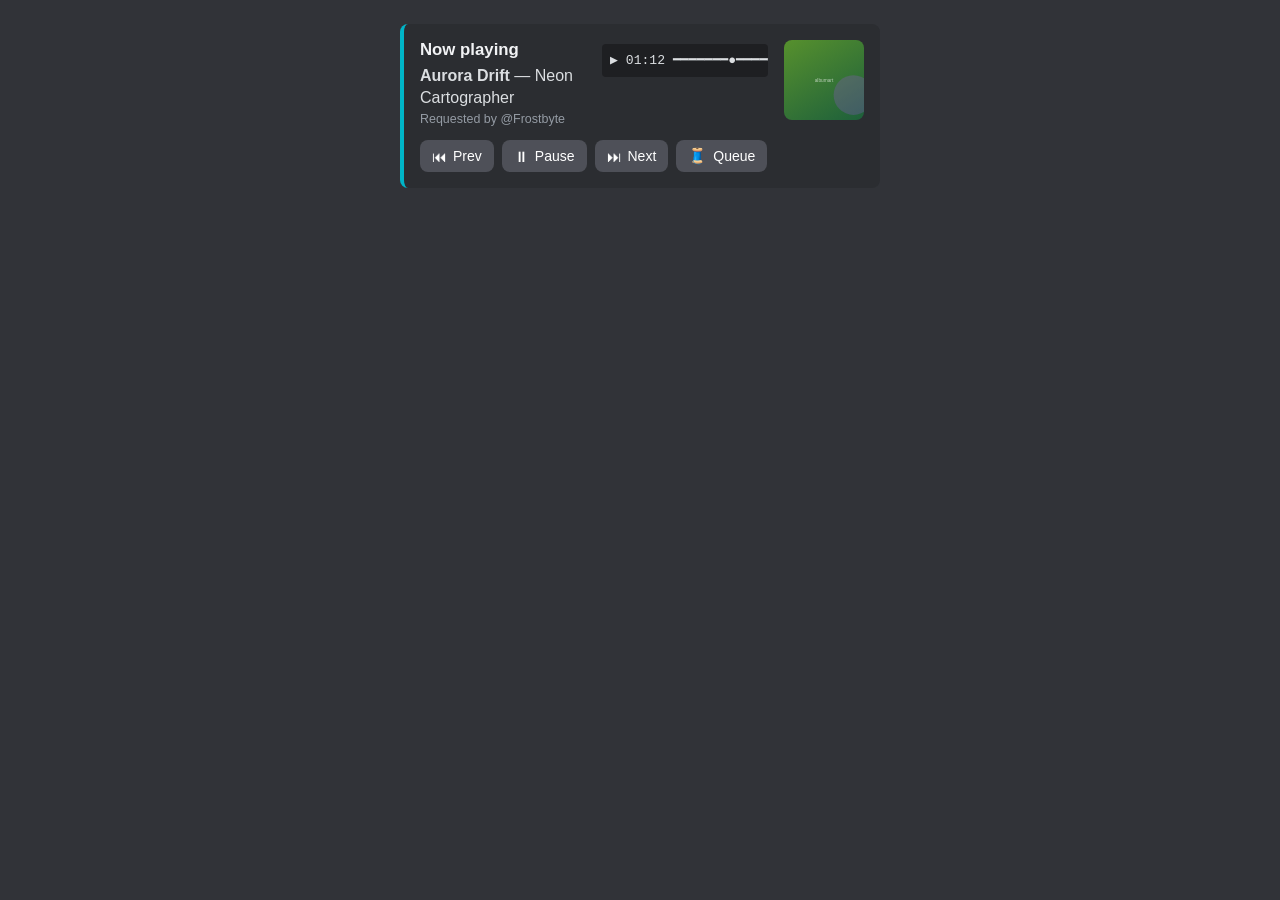
<file: docs/mock/now-playing.html>
<!DOCTYPE html>
<html lang="en">
<head>
<meta charset="utf-8">
<link rel="stylesheet" href="style.css">
<title>Now playing</title>
</head>
<body>
<div class="chat">
  <div class="message">
<div class="container" style="--accent:#00b5c8"><div class="section"><div class="text-display"><h3>Now playing</h3><p><strong>Aurora Drift</strong> — Neon Cartographer</p><p class="small">Requested by @Frostbyte</p></div><div class="text-display"><pre>▶ 01:12 ━━━━━━━●━━━━━━━━ 03:41</pre></div><img class="thumb" src="data:image/svg+xml;utf8,%3Csvg%20xmlns%3D%22http%3A%2F%2Fwww.w3.org%2F2000%2Fsvg%22%20width%3D%22400%22%20height%3D%22250%22%3E%3Cdefs%3E%3ClinearGradient%20id%3D%22g%22%20x1%3D%220%22%20y1%3D%220%22%20x2%3D%221%22%20y2%3D%221%22%3E%3Cstop%20offset%3D%220%22%20stop-color%3D%22hsl(92%2C55%25%2C38%25)%22%2F%3E%3Cstop%20offset%3D%221%22%20stop-color%3D%22hsl(154%2C60%25%2C22%25)%22%2F%3E%3C%2FlinearGradient%3E%3C%2Fdefs%3E%3Crect%20width%3D%22400%22%20height%3D%22250%22%20fill%3D%22url(%23g)%22%2F%3E%3Ccircle%20cx%3D%22292%22%20cy%3D%22172%22%20r%3D%2262%22%20fill%3D%22hsl(272%2C70%25%2C60%25%2C0.25)%22%2F%3E%3Ctext%20x%3D%22200%22%20y%3D%22130%22%20text-anchor%3D%22middle%22%20font-family%3D%22Segoe%20UI%2C%20sans-serif%22%20font-size%3D%2215%22%20fill%3D%22rgba(255%2C255%2C255%2C0.65)%22%3Ealbumart%3C%2Ftext%3E%3C%2Fsvg%3E" alt=""></div><div class="action-row"><button class="btn secondary"><span class="b-emoji">⏮</span><span>Prev</span></button><button class="btn secondary"><span class="b-emoji">⏸</span><span>Pause</span></button><button class="btn secondary"><span class="b-emoji">⏭</span><span>Next</span></button><button class="btn secondary"><span class="b-emoji">🧵</span><span>Queue</span></button></div></div>
  </div>
</div>
</body>
</html>
</file>
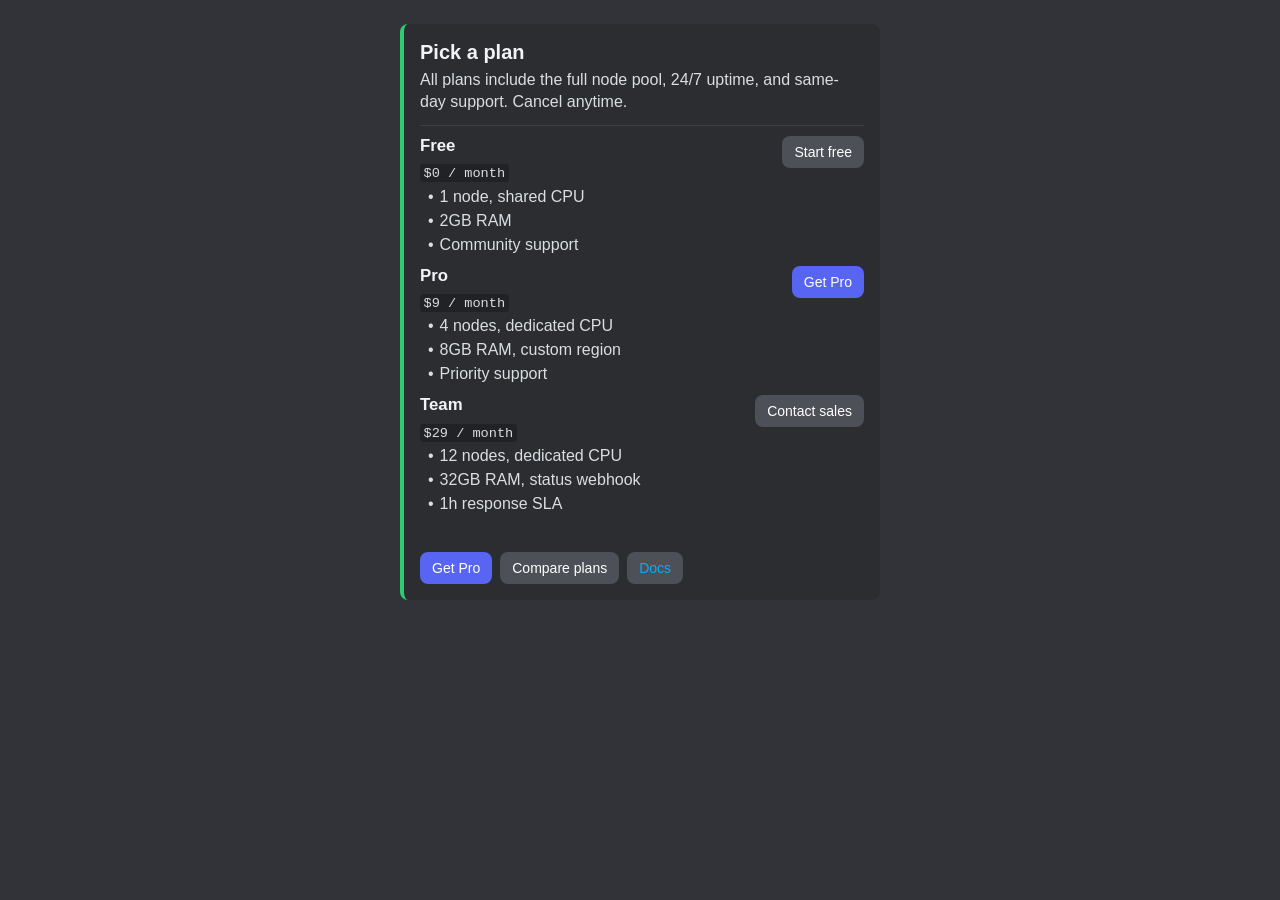
<file: docs/mock/pricing-panel.html>
<!DOCTYPE html>
<html lang="en">
<head>
<meta charset="utf-8">
<link rel="stylesheet" href="style.css">
<title>Pricing panel</title>
</head>
<body>
<div class="chat">
  <div class="message">
<div class="container" style="--accent:#2ecc71"><div class="text-display"><h2>Pick a plan</h2><p>All plans include the full node pool, 24/7 uptime, and same-day support. Cancel anytime.</p></div><div class="separator"></div><div class="section"><div class="text-display"><h3>Free</h3><p><code>$0 / month</code></p><p class="li">1 node, shared CPU</p><p class="li">2GB RAM</p><p class="li">Community support</p></div><button class="btn secondary"><span>Start free</span></button></div><div class="section"><div class="text-display"><h3>Pro</h3><p><code>$9 / month</code></p><p class="li">4 nodes, dedicated CPU</p><p class="li">8GB RAM, custom region</p><p class="li">Priority support</p></div><button class="btn primary"><span>Get Pro</span></button></div><div class="section"><div class="text-display"><h3>Team</h3><p><code>$29 / month</code></p><p class="li">12 nodes, dedicated CPU</p><p class="li">32GB RAM, status webhook</p><p class="li">1h response SLA</p></div><button class="btn secondary"><span>Contact sales</span></button></div><div class="separator invisible large"></div><div class="action-row"><button class="btn primary"><span>Get Pro</span></button><button class="btn secondary"><span>Compare plans</span></button><button class="btn link"><span>Docs</span></button></div></div>
  </div>
</div>
</body>
</html>
</file>
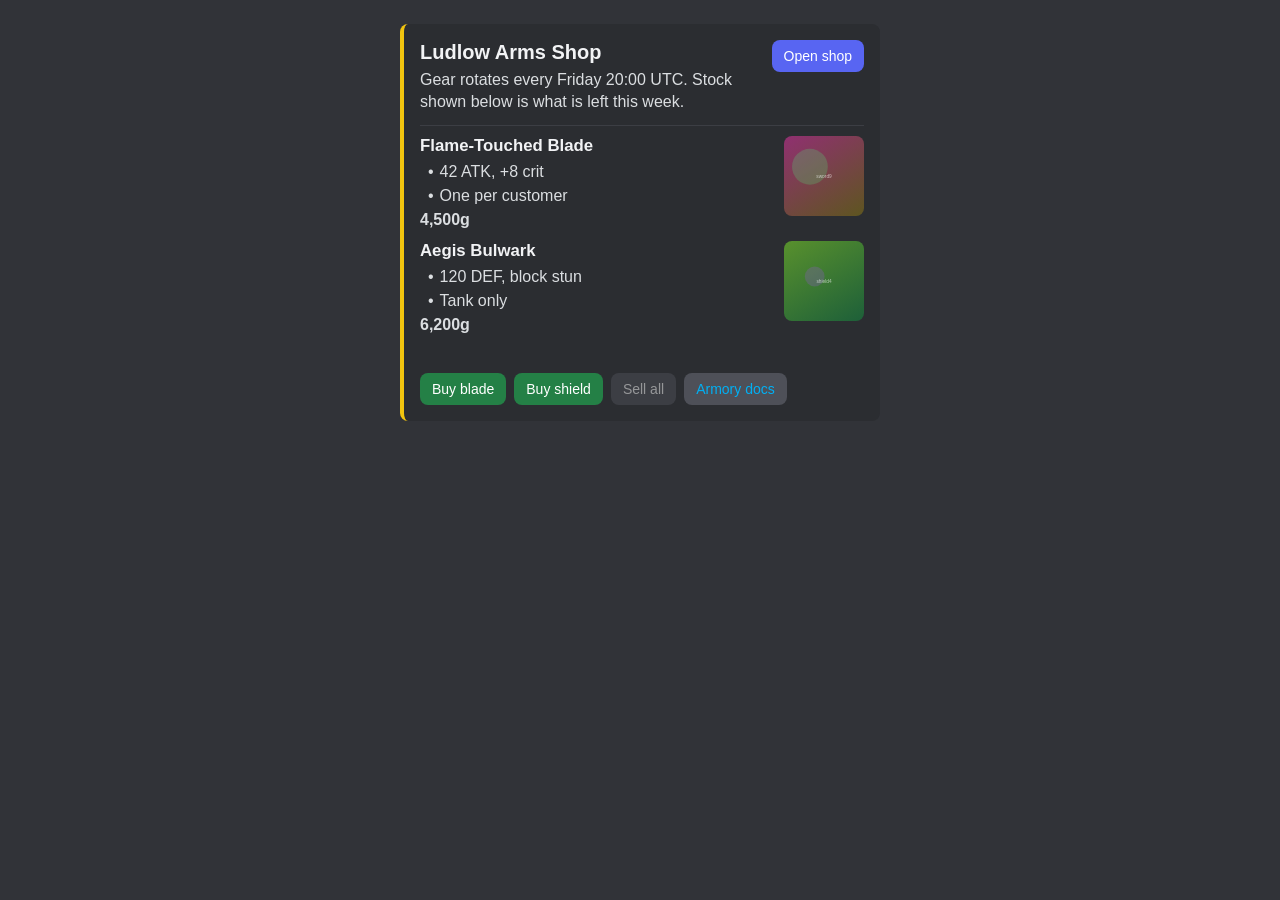
<file: docs/mock/shop-card.html>
<!DOCTYPE html>
<html lang="en">
<head>
<meta charset="utf-8">
<link rel="stylesheet" href="style.css">
<title>Shop card</title>
</head>
<body>
<div class="chat">
  <div class="message">
<div class="container" style="--accent:#f1c40f"><div class="section"><div class="text-display"><h2>Ludlow Arms Shop</h2><p>Gear rotates every Friday 20:00 UTC. Stock shown below is what is left this week.</p></div><button class="btn primary"><span>Open shop</span></button></div><div class="separator"></div><div class="section"><div class="text-display"><h3>Flame-Touched Blade</h3><p class="li">42 ATK, +8 crit</p><p class="li">One per customer</p><p><strong>4,500g</strong></p></div><img class="thumb" src="data:image/svg+xml;utf8,%3Csvg%20xmlns%3D%22http%3A%2F%2Fwww.w3.org%2F2000%2Fsvg%22%20width%3D%22400%22%20height%3D%22250%22%3E%3Cdefs%3E%3ClinearGradient%20id%3D%22g%22%20x1%3D%220%22%20y1%3D%220%22%20x2%3D%221%22%20y2%3D%221%22%3E%3Cstop%20offset%3D%220%22%20stop-color%3D%22hsl(316%2C55%25%2C38%25)%22%2F%3E%3Cstop%20offset%3D%221%22%20stop-color%3D%22hsl(62%2C60%25%2C22%25)%22%2F%3E%3C%2FlinearGradient%3E%3C%2Fdefs%3E%3Crect%20width%3D%22400%22%20height%3D%22250%22%20fill%3D%22url(%23g)%22%2F%3E%3Ccircle%20cx%3D%22156%22%20cy%3D%2296%22%20r%3D%2256%22%20fill%3D%22hsl(136%2C70%25%2C60%25%2C0.25)%22%2F%3E%3Ctext%20x%3D%22200%22%20y%3D%22130%22%20text-anchor%3D%22middle%22%20font-family%3D%22Segoe%20UI%2C%20sans-serif%22%20font-size%3D%2215%22%20fill%3D%22rgba(255%2C255%2C255%2C0.65)%22%3Esword9%3C%2Ftext%3E%3C%2Fsvg%3E" alt=""></div><div class="section"><div class="text-display"><h3>Aegis Bulwark</h3><p class="li">120 DEF, block stun</p><p class="li">Tank only</p><p><strong>6,200g</strong></p></div><img class="thumb" src="data:image/svg+xml;utf8,%3Csvg%20xmlns%3D%22http%3A%2F%2Fwww.w3.org%2F2000%2Fsvg%22%20width%3D%22400%22%20height%3D%22250%22%3E%3Cdefs%3E%3ClinearGradient%20id%3D%22g%22%20x1%3D%220%22%20y1%3D%220%22%20x2%3D%221%22%20y2%3D%221%22%3E%3Cstop%20offset%3D%220%22%20stop-color%3D%22hsl(91%2C55%25%2C38%25)%22%2F%3E%3Cstop%20offset%3D%221%22%20stop-color%3D%22hsl(152%2C60%25%2C22%25)%22%2F%3E%3C%2FlinearGradient%3E%3C%2Fdefs%3E%3Crect%20width%3D%22400%22%20height%3D%22250%22%20fill%3D%22url(%23g)%22%2F%3E%3Ccircle%20cx%3D%22171%22%20cy%3D%22111%22%20r%3D%2231%22%20fill%3D%22hsl(271%2C70%25%2C60%25%2C0.25)%22%2F%3E%3Ctext%20x%3D%22200%22%20y%3D%22130%22%20text-anchor%3D%22middle%22%20font-family%3D%22Segoe%20UI%2C%20sans-serif%22%20font-size%3D%2215%22%20fill%3D%22rgba(255%2C255%2C255%2C0.65)%22%3Eshield4%3C%2Ftext%3E%3C%2Fsvg%3E" alt=""></div><div class="separator invisible large"></div><div class="action-row"><button class="btn success"><span>Buy blade</span></button><button class="btn success"><span>Buy shield</span></button><button class="btn secondary disabled" disabled><span>Sell all</span></button><button class="btn link"><span>Armory docs</span></button></div></div>
  </div>
</div>
</body>
</html>
</file>
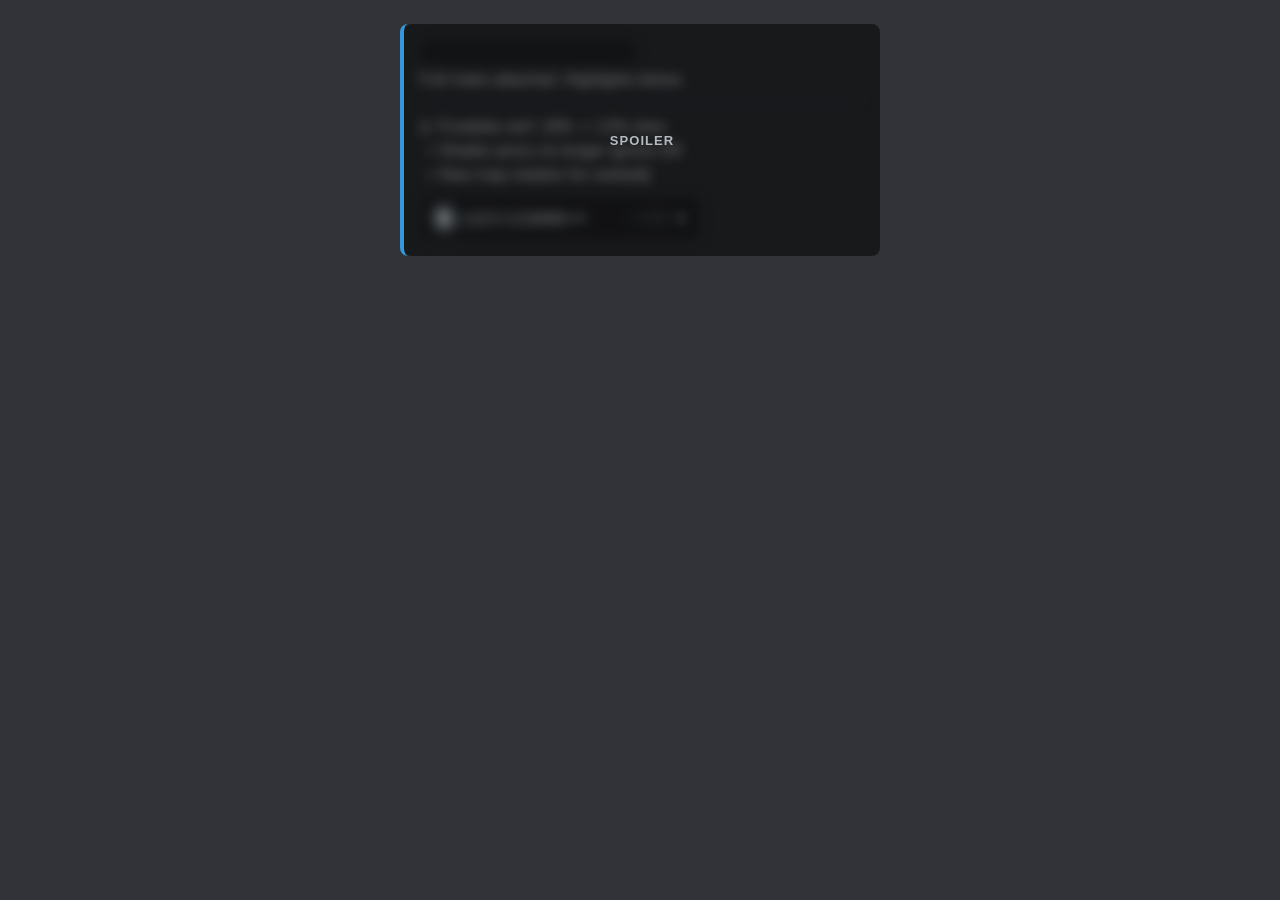
<file: docs/mock/spoiler-drop.html>
<!DOCTYPE html>
<html lang="en">
<head>
<meta charset="utf-8">
<link rel="stylesheet" href="style.css">
<title>Spoiler drop</title>
</head>
<body>
<div class="chat">
  <div class="message">
<div class="container spoiler" style="--accent:#3498db"><div class="text-display"><h2><span class="spoiler-text">Build 12.4 patch notes</span></h2><p>Full notes attached. Highlights below.</p></div><div class="separator"></div><div class="text-display"><p>||- Frostbite nerf: 18% -&gt; 12% slow</p><p class="li">Shatter procs no longer ignore DR</p><p class="li">New map rotation for ranked||</p></div><div class="file-card spoiler"><span class="file-ico">📄</span><span class="file-name">patch-notes.txt</span><span class="file-size">1.2 KB</span><span class="file-dl">⬇</span></div></div>
  </div>
</div>
</body>
</html>
</file>
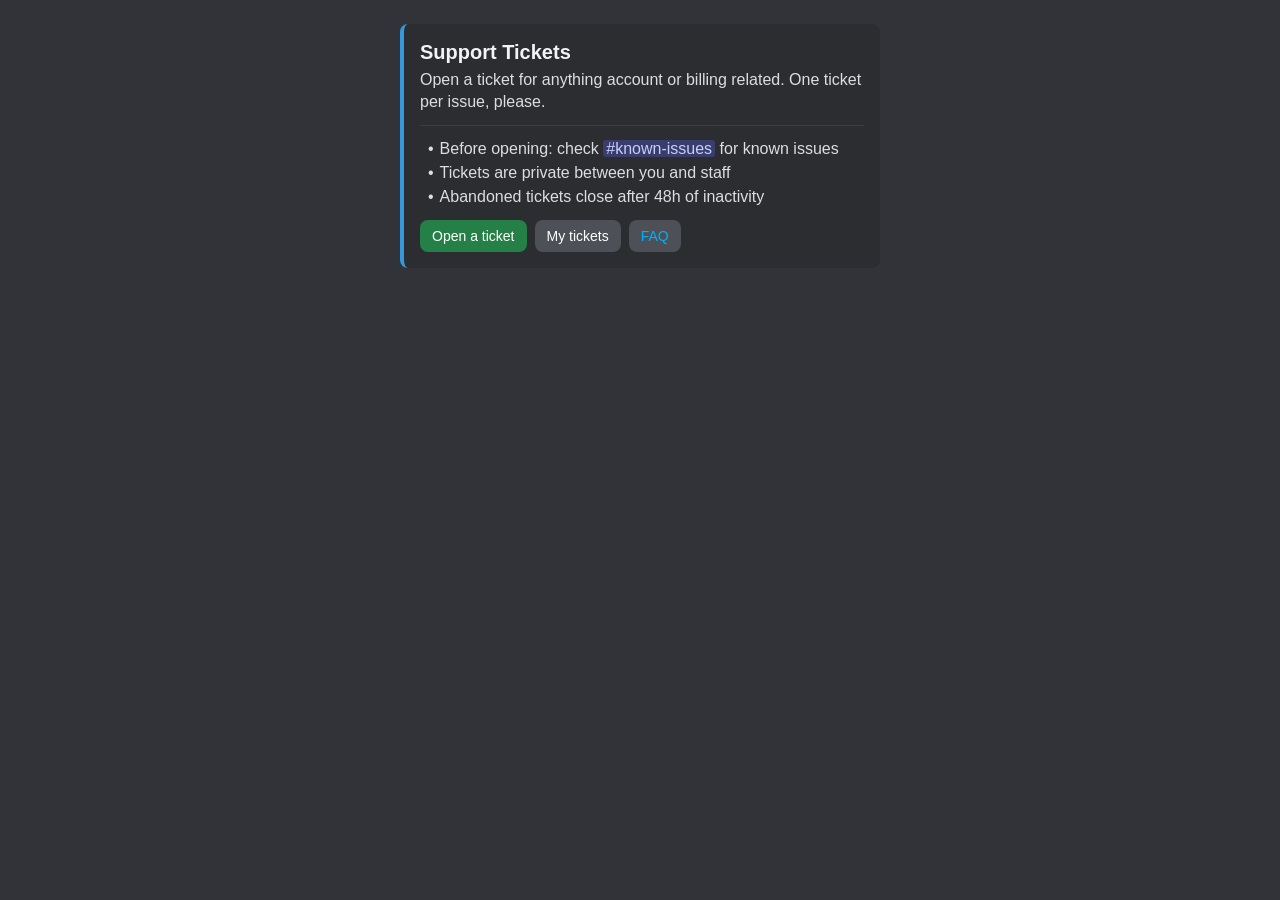
<file: docs/mock/ticket-panel.html>
<!DOCTYPE html>
<html lang="en">
<head>
<meta charset="utf-8">
<link rel="stylesheet" href="style.css">
<title>Ticket panel + modal</title>
</head>
<body>
<div class="chat">
  <div class="message">
<div class="container" style="--accent:#3498db"><div class="text-display"><h2>Support Tickets</h2><p>Open a ticket for anything account or billing related. One ticket per issue, please.</p></div><div class="separator"></div><div class="text-display"><p class="li">Before opening: check <span class="mention">#known-issues</span> for known issues</p><p class="li">Tickets are private between you and staff</p><p class="li">Abandoned tickets close after 48h of inactivity</p></div><div class="action-row"><button class="btn success"><span>Open a ticket</span></button><button class="btn secondary"><span>My tickets</span></button><button class="btn link"><span>FAQ</span></button></div></div>
  </div>
</div>
</body>
</html>
</file>
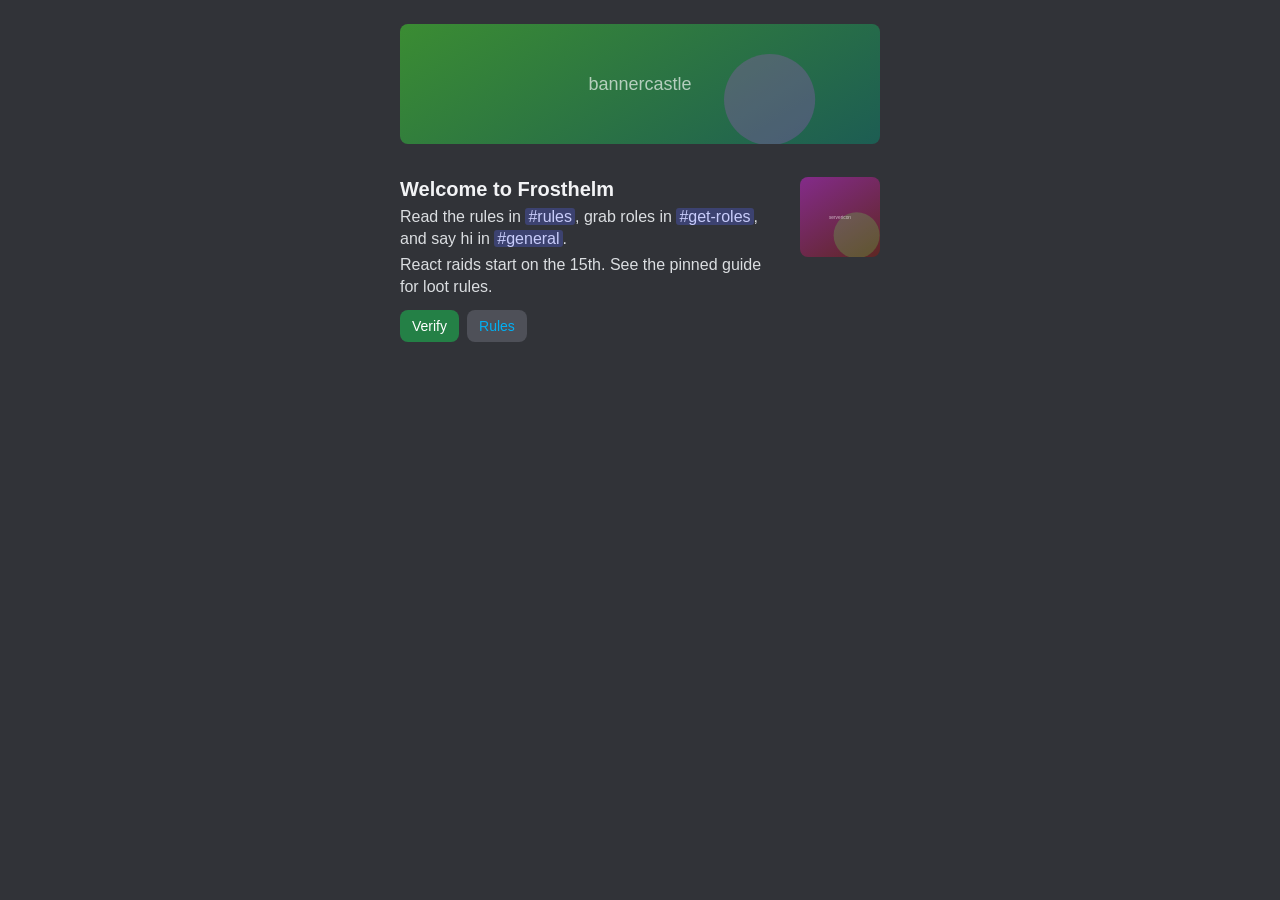
<file: docs/mock/welcome-card.html>
<!DOCTYPE html>
<html lang="en">
<head>
<meta charset="utf-8">
<link rel="stylesheet" href="style.css">
<title>Welcome card</title>
</head>
<body>
<div class="chat">
  <div class="message">
<div class="media-gallery cols-1"><div class="mg-item" title="Welcome banner of a castle at dusk"><img src="data:image/svg+xml;utf8,%3Csvg%20xmlns%3D%22http%3A%2F%2Fwww.w3.org%2F2000%2Fsvg%22%20width%3D%22400%22%20height%3D%22250%22%3E%3Cdefs%3E%3ClinearGradient%20id%3D%22g%22%20x1%3D%220%22%20y1%3D%220%22%20x2%3D%221%22%20y2%3D%221%22%3E%3Cstop%20offset%3D%220%22%20stop-color%3D%22hsl(108%2C55%25%2C38%25)%22%2F%3E%3Cstop%20offset%3D%221%22%20stop-color%3D%22hsl(186%2C60%25%2C22%25)%22%2F%3E%3C%2FlinearGradient%3E%3C%2Fdefs%3E%3Crect%20width%3D%22400%22%20height%3D%22250%22%20fill%3D%22url(%23g)%22%2F%3E%3Ccircle%20cx%3D%22308%22%20cy%3D%22138%22%20r%3D%2238%22%20fill%3D%22hsl(288%2C70%25%2C60%25%2C0.25)%22%2F%3E%3Ctext%20x%3D%22200%22%20y%3D%22130%22%20text-anchor%3D%22middle%22%20font-family%3D%22Segoe%20UI%2C%20sans-serif%22%20font-size%3D%2215%22%20fill%3D%22rgba(255%2C255%2C255%2C0.65)%22%3Ebannercastle%3C%2Ftext%3E%3C%2Fsvg%3E" style="aspect-ratio:1200/300" alt=""></div></div><div class="separator invisible large"></div><div class="section"><div class="text-display"><h2>Welcome to Frosthelm</h2><p>Read the rules in <span class="mention">#rules</span>, grab roles in <span class="mention">#get-roles</span>, and say hi in <span class="mention">#general</span>.</p><p class="blank"></p><p>React raids start on the 15th. See the pinned guide for loot rules.</p></div><img class="thumb" src="data:image/svg+xml;utf8,%3Csvg%20xmlns%3D%22http%3A%2F%2Fwww.w3.org%2F2000%2Fsvg%22%20width%3D%22400%22%20height%3D%22250%22%3E%3Cdefs%3E%3ClinearGradient%20id%3D%22g%22%20x1%3D%220%22%20y1%3D%220%22%20x2%3D%221%22%20y2%3D%221%22%3E%3Cstop%20offset%3D%220%22%20stop-color%3D%22hsl(292%2C55%25%2C38%25)%22%2F%3E%3Cstop%20offset%3D%221%22%20stop-color%3D%22hsl(14%2C60%25%2C22%25)%22%2F%3E%3C%2FlinearGradient%3E%3C%2Fdefs%3E%3Crect%20width%3D%22400%22%20height%3D%22250%22%20fill%3D%22url(%23g)%22%2F%3E%3Ccircle%20cx%3D%22252%22%20cy%3D%22182%22%20r%3D%2272%22%20fill%3D%22hsl(112%2C70%25%2C60%25%2C0.25)%22%2F%3E%3Ctext%20x%3D%22200%22%20y%3D%22130%22%20text-anchor%3D%22middle%22%20font-family%3D%22Segoe%20UI%2C%20sans-serif%22%20font-size%3D%2215%22%20fill%3D%22rgba(255%2C255%2C255%2C0.65)%22%3Eservericon%3C%2Ftext%3E%3C%2Fsvg%3E" alt=""></div><div class="action-row"><button class="btn success"><span>Verify</span></button><button class="btn link"><span>Rules</span></button></div>
  </div>
</div>
</body>
</html>
</file>
<file: docs/mock/style.css>
:root {
  --bg: #313338;
  --panel: #2b2d31;
  --text: #dbdee1;
  --heading: #f2f3f5;
  --muted: #949ba4;
  --divider: rgba(78, 80, 88, 0.48);
}

* { margin: 0; padding: 0; box-sizing: border-box; }

body {
  background: var(--bg);
  font-family: "Segoe UI", "Helvetica Neue", Helvetica, system-ui, sans-serif;
  font-size: 16px;
  color: var(--text);
  -webkit-font-smoothing: antialiased;
}

.chat { display: flex; justify-content: center; padding: 24px 0; }

.message { width: 480px; display: flex; flex-direction: column; gap: 8px; }

/* ---- container ---- */
.container {
  position: relative;
  background: var(--panel);
  border-radius: 8px;
  border-left: 4px solid var(--accent);
  padding: 16px;
  display: flex;
  flex-direction: column;
  gap: 8px;
  overflow: hidden;
}

.container.spoiler > *:not(.spoiler-veil) { filter: blur(6px); }
.container.spoiler::after {
  content: "SPOILER";
  position: absolute;
  inset: 0;
  display: flex;
  align-items: center;
  justify-content: center;
  font-size: 13px;
  font-weight: 700;
  letter-spacing: 0.08em;
  color: #b5bac1;
  background: rgba(0, 0, 0, 0.45);
  border-radius: 8px;
}

/* ---- text display ---- */
.text-display { line-height: 1.375; word-wrap: break-word; }
.text-display p { margin: 2px 0; }
.text-display p.li { margin: 2px 0 2px 8px; }
.text-display p.li::before { content: "•"; margin-right: 6px; color: var(--text); }
.text-display p.blank { margin: 4px 0; }
.text-display h1, .text-display h2, .text-display h3 { margin: 8px 0 4px; color: var(--heading); font-weight: 700; }
.text-display h1:first-child, .text-display h2:first-child, .text-display h3:first-child { margin-top: 0; }
.text-display h1 { font-size: 1.5em; line-height: 1.2; }
.text-display h2 { font-size: 1.25em; line-height: 1.25; }
.text-display h3 { font-size: 1.05em; line-height: 1.25; }
.text-display p.small { font-size: 0.78em; color: var(--muted); }
.text-display p.quote { border-left: 4px solid #4e5058; padding-left: 8px; color: #b5bac1; }
.text-display code {
  font-family: Consolas, "Andale Mono WTG", "Courier New", monospace;
  font-size: 0.85em;
  background: rgba(0, 0, 0, 0.25);
  border-radius: 3px;
  padding: 1.5px 3.5px;
}
.text-display pre {
  font-family: Consolas, "Andale Mono WTG", "Courier New", monospace;
  font-size: 0.82em;
  line-height: 1.3;
  background: #1e1f22;
  border-radius: 4px;
  padding: 8px;
  margin: 4px 0;
  overflow-x: auto;
}
.text-display a { color: #00a8fc; text-decoration: none; }

.ts {
  background: rgba(79, 84, 92, 0.32);
  border-radius: 3px;
  padding: 0 3px;
  font-weight: 500;
  color: #dbdee1;
}
.mention {
  background: rgba(88, 101, 242, 0.3);
  color: #c9cdfb;
  border-radius: 3px;
  padding: 0 3px;
  font-weight: 500;
}
.spoiler-text {
  background: #202225;
  border-radius: 4px;
  color: transparent;
  padding: 0 2px;
  box-decoration-break: clone;
}

/* ---- section ---- */
.section { display: flex; gap: 16px; align-items: flex-start; }
.section > .text-display, .section > .text-wrap { flex: 1; min-width: 0; }
.thumb { width: 80px; height: 80px; border-radius: 8px; object-fit: cover; flex-shrink: 0; }

/* ---- media gallery ---- */
.media-gallery { display: grid; gap: 4px; width: 100%; }
.media-gallery.cols-1 { grid-template-columns: 1fr; }
.media-gallery.cols-2 { grid-template-columns: repeat(2, 1fr); }
.media-gallery.cols-3 { grid-template-columns: repeat(3, 1fr); }
.media-gallery.cols-4 { grid-template-columns: repeat(4, 1fr); }
.mg-item { position: relative; border-radius: 8px; overflow: hidden; }
.mg-item img { width: 100%; height: 100%; object-fit: cover; display: block; }
.mg-item.spoiler::after {
  content: "SPOILER";
  position: absolute;
  inset: 0;
  display: flex;
  align-items: center;
  justify-content: center;
  font-size: 12px;
  font-weight: 700;
  letter-spacing: 0.08em;
  color: #b5bac1;
  background: rgba(0, 0, 0, 0.65);
}
.mg-item.spoiler img { filter: blur(10px); }

/* ---- action row / buttons ---- */
.action-row { display: flex; gap: 8px; flex-wrap: wrap; margin-top: 2px; }
.btn {
  height: 32px;
  padding: 2px 12px;
  border: none;
  border-radius: 8px;
  font-family: inherit;
  font-size: 14px;
  font-weight: 500;
  color: #fff;
  display: inline-flex;
  align-items: center;
  gap: 6px;
  cursor: pointer;
}
.btn.primary { background: #5865f2; }
.btn.secondary { background: #4e5058; }
.btn.success { background: #248046; }
.btn.danger { background: #da373c; }
.btn.link { background: #4e5058; }
.btn.link > span:last-child { color: #00b0f4; }
.btn.disabled, .btn:disabled { opacity: 0.5; cursor: default; }
.b-emoji { font-size: 15px; }

/* ---- file card ---- */
.file-card {
  display: flex;
  align-items: center;
  gap: 8px;
  background: #1e1f22;
  border: 1px solid rgba(78, 80, 88, 0.48);
  border-radius: 8px;
  padding: 10px 12px;
  width: 280px;
  position: relative;
}
.file-card.spoiler .file-name, .file-card.spoiler .file-size, .file-card.spoiler .file-ico { filter: blur(5px); }
.file-card.spoiler::after {
  content: "SPOILER";
  position: absolute;
  inset: 0;
  display: flex;
  align-items: center;
  justify-content: center;
  font-size: 11px;
  font-weight: 700;
  letter-spacing: 0.08em;
  color: #b5bac1;
}
.file-ico { font-size: 18px; }
.file-name { font-weight: 600; color: #dbdee1; font-size: 14px; }
.file-size { color: var(--muted); font-size: 12px; margin-left: auto; }
.file-dl { color: #b5bac1; font-size: 14px; }

/* ---- separator ---- */
.separator { height: 0; border-top: 1px solid var(--divider); margin: 2px 0; }
.separator.invisible { border-top-color: transparent; }
.separator.large { margin: 8px 0; }
</file>
